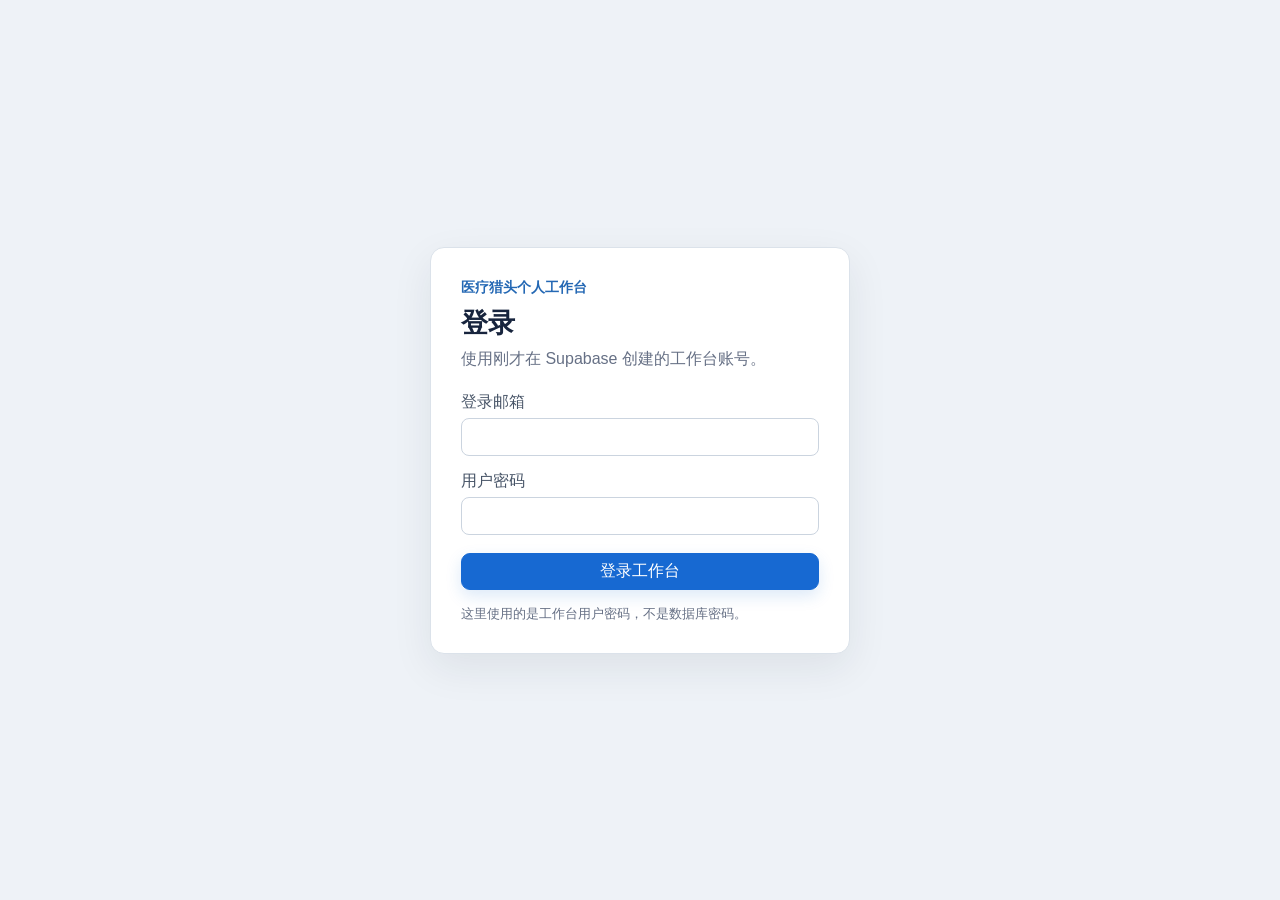
<file: index.html>
<!DOCTYPE html><html lang="zh-CN"><head><meta charSet="utf-8"/><meta name="viewport" content="width=device-width, initial-scale=1"/><link rel="stylesheet" href="/_next/static/chunks/24323vbwz09ju.css" data-precedence="next"/><link rel="preload" as="script" fetchPriority="low" href="/_next/static/chunks/0yd-5857-4ncr.js"/><script src="/_next/static/chunks/3usbd0sef785d.js" async=""></script><script src="/_next/static/chunks/01pjkwbe-hmty.js" async=""></script><script src="/_next/static/chunks/turbopack-16_3rbeu34skd.js" async=""></script><script src="/_next/static/chunks/0mcsrhqsgngb8.js" async="" crossorigin=""></script><script src="/_next/static/chunks/23nntqv2z7snd.js" async="" crossorigin=""></script><title>猎头岗位运营</title><meta name="description" content="丁香人才库 AI 辅助匹配工作台"/><script src="/_next/static/chunks/0cz1d0mv5g_q7.js" noModule=""></script></head><body><div hidden=""><!--$--><!--/$--></div><main class="authScreen"><div class="authCard"><p>正在检查登录状态…</p></div></main><!--$--><!--/$--><script src="/_next/static/chunks/0yd-5857-4ncr.js" id="_R_" async=""></script><script>(self.__next_f=self.__next_f||[]).push([0])</script><script>self.__next_f.push([1,"1:\"$Sreact.fragment\"\n2:I[47007,[\"/_next/static/chunks/0mcsrhqsgngb8.js\"],\"default\"]\n3:I[91507,[\"/_next/static/chunks/0mcsrhqsgngb8.js\"],\"default\"]\n4:I[92218,[\"/_next/static/chunks/0mcsrhqsgngb8.js\"],\"ClientPageRoot\"]\n5:I[31713,[\"/_next/static/chunks/0mcsrhqsgngb8.js\",\"/_next/static/chunks/23nntqv2z7snd.js\"],\"default\"]\n8:I[52628,[\"/_next/static/chunks/0mcsrhqsgngb8.js\"],\"OutletBoundary\"]\n9:\"$Sreact.suspense\"\nb:I[52628,[\"/_next/static/chunks/0mcsrhqsgngb8.js\"],\"ViewportBoundary\"]\nd:I[52628,[\"/_next/static/chunks/0mcsrhqsgngb8.js\"],\"MetadataBoundary\"]\nf:I[98261,[\"/_next/static/chunks/0mcsrhqsgngb8.js\"],\"default\",1]\n:HL[\"/_next/static/chunks/24323vbwz09ju.css\",\"style\"]\n0:{\"P\":null,\"c\":[\"\",\"\"],\"q\":\"\",\"i\":false,\"f\":[[[\"\",{\"children\":[\"__PAGE__\",{},\"$undefined\",\"$undefined\",4608]},\"$undefined\",\"$undefined\",4624],[[\"$\",\"$1\",\"c\",{\"children\":[[[\"$\",\"link\",\"0\",{\"rel\":\"stylesheet\",\"href\":\"/_next/static/chunks/24323vbwz09ju.css\",\"precedence\":\"next\",\"crossOrigin\":\"$undefined\",\"nonce\":\"$undefined\"}],[\"$\",\"script\",\"script-0\",{\"src\":\"/_next/static/chunks/0mcsrhqsgngb8.js\",\"async\":true,\"nonce\":\"$undefined\"}]],[\"$\",\"html\",null,{\"lang\":\"zh-CN\",\"children\":[\"$\",\"body\",null,{\"children\":[\"$\",\"$L2\",null,{\"parallelRouterKey\":\"children\",\"error\":\"$undefined\",\"errorStyles\":\"$undefined\",\"errorScripts\":\"$undefined\",\"template\":[\"$\",\"$L3\",null,{}],\"templateStyles\":\"$undefined\",\"templateScripts\":\"$undefined\",\"notFound\":[[[\"$\",\"title\",null,{\"children\":\"404: This page could not be found.\"}],[\"$\",\"div\",null,{\"style\":{\"fontFamily\":\"system-ui,\\\"Segoe UI\\\",Roboto,Helvetica,Arial,sans-serif,\\\"Apple Color Emoji\\\",\\\"Segoe UI Emoji\\\"\",\"height\":\"100vh\",\"textAlign\":\"center\",\"display\":\"flex\",\"flexDirection\":\"column\",\"alignItems\":\"center\",\"justifyContent\":\"center\"},\"children\":[\"$\",\"div\",null,{\"children\":[[\"$\",\"style\",null,{\"dangerouslySetInnerHTML\":{\"__html\":\"body{color:#000;background:#fff;margin:0}.next-error-h1{border-right:1px solid rgba(0,0,0,.3)}@media (prefers-color-scheme:dark){body{color:#fff;background:#000}.next-error-h1{border-right:1px solid rgba(255,255,255,.3)}}\"}}],[\"$\",\"h1\",null,{\"className\":\"next-error-h1\",\"style\":{\"display\":\"inline-block\",\"margin\":\"0 20px 0 0\",\"padding\":\"0 23px 0 0\",\"fontSize\":24,\"fontWeight\":500,\"verticalAlign\":\"top\",\"lineHeight\":\"49px\"},\"children\":404}],[\"$\",\"div\",null,{\"style\":{\"display\":\"inline-block\"},\"children\":[\"$\",\"h2\",null,{\"style\":{\"fontSize\":14,\"fontWeight\":400,\"lineHeight\":\"49px\",\"margin\":0},\"children\":\"This page could not be found.\"}]}]]}]}]],[]],\"forbidden\":\"$undefined\",\"unauthorized\":\"$undefined\"}]}]}]]}],{\"children\":[[\"$\",\"$1\",\"c\",{\"children\":[[\"$\",\"$L4\",null,{\"Component\":\"$5\",\"serverProvidedParams\":{\"searchParams\":{},\"params\":{},\"promises\":[\"$@6\",\"$@7\"]}}],[[\"$\",\"script\",\"script-0\",{\"src\":\"/_next/static/chunks/23nntqv2z7snd.js\",\"async\":true,\"nonce\":\"$undefined\"}]],[\"$\",\"$L8\",null,{\"children\":[\"$\",\"$9\",null,{\"name\":\"Next.MetadataOutlet\",\"children\":\"$@a\"}]}]]}],{},null,false,null]},null,false,null],[\"$\",\"$1\",\"h\",{\"children\":[null,[\"$\",\"$Lb\",null,{\"children\":\"$Lc\"}],[\"$\",\"div\",null,{\"hidden\":true,\"children\":[\"$\",\"$Ld\",null,{\"children\":[\"$\",\"$9\",null,{\"name\":\"Next.Metadata\",\"children\":\"$Le\"}]}]}],null]}],false]],\"m\":\"$undefined\",\"G\":[\"$f\",[[\"$\",\"link\",\"0\",{\"rel\":\"stylesheet\",\"href\":\"/_next/static/chunks/24323vbwz09ju.css\",\"precedence\":\"next\",\"crossOrigin\":\"$undefined\",\"nonce\":\"$undefined\"}]]],\"S\":true,\"h\":null,\"r\":\"$undefined\",\"s\":\"$undefined\",\"a\":\"$undefined\",\"l\":\"$undefined\",\"p\":\"$undefined\",\"d\":\"$undefined\",\"b\":\"MZ-jSrm5ynFCEUIQnZqL3\"}\n6:{}\n7:\"$0:f:0:1:1:children:0:props:children:0:props:serverProvidedParams:params\"\nc:[[\"$\",\"meta\",\"0\",{\"charSet\":\"utf-8\"}],[\"$\",\"meta\",\"1\",{\"name\":\"viewport\",\"content\":\"width=device-width, initial-scale=1\"}]]\na:null\ne:[[\"$\",\"title\",\"0\",{\"children\":\"猎头岗位运营\"}],[\"$\",\"meta\",\"1\",{\"name\":\"description\",\"content\":\"丁香人才库 AI 辅助匹配工作台\"}]]\n"])</script></body></html>
</file>
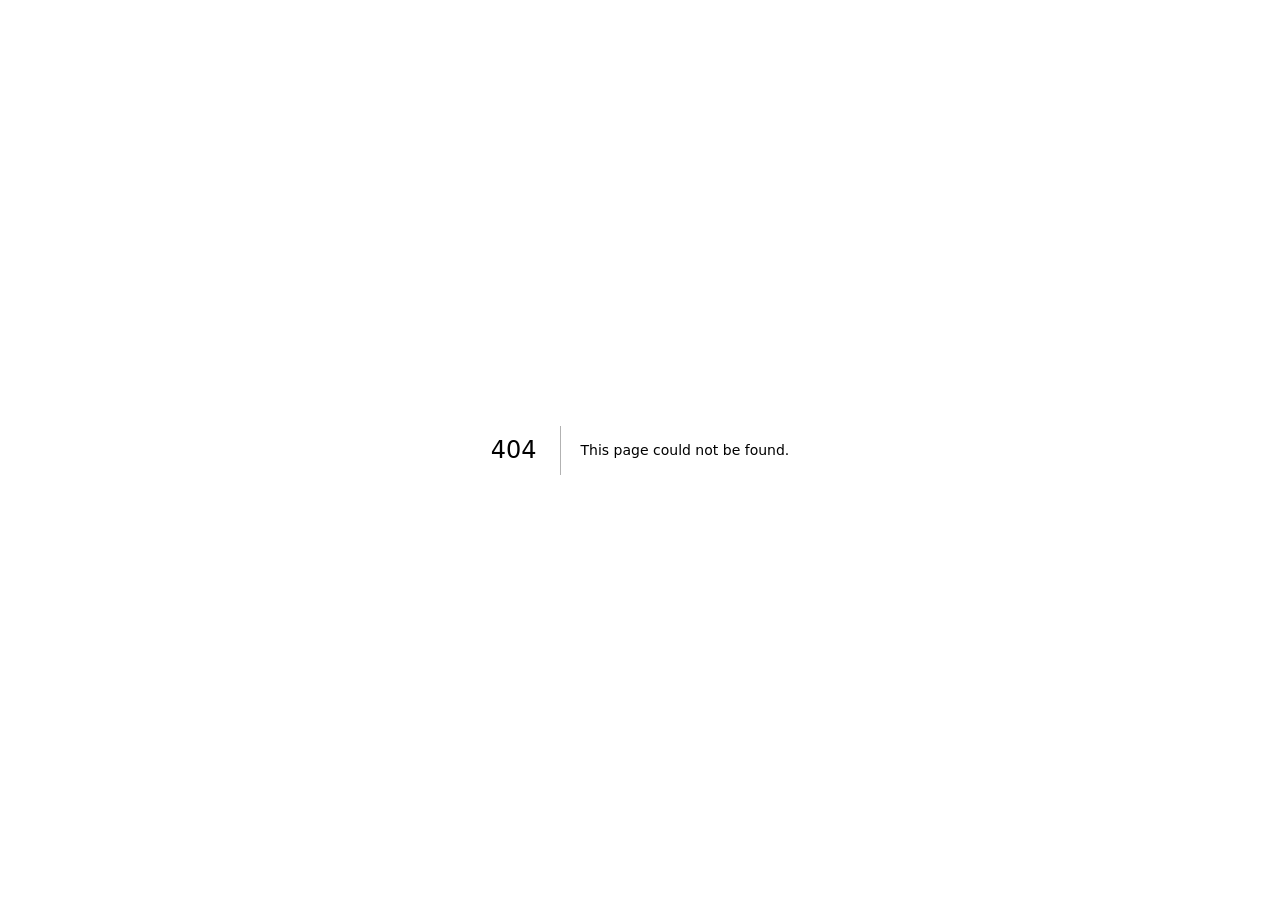
<file: 404/index.html>
<!DOCTYPE html><html lang="zh-CN"><head><meta charSet="utf-8"/><meta name="viewport" content="width=device-width, initial-scale=1"/><link rel="stylesheet" href="/_next/static/chunks/24323vbwz09ju.css" data-precedence="next"/><link rel="preload" as="script" fetchPriority="low" href="/_next/static/chunks/0yd-5857-4ncr.js"/><script src="/_next/static/chunks/3usbd0sef785d.js" async=""></script><script src="/_next/static/chunks/01pjkwbe-hmty.js" async=""></script><script src="/_next/static/chunks/turbopack-16_3rbeu34skd.js" async=""></script><script src="/_next/static/chunks/0mcsrhqsgngb8.js" async="" crossorigin=""></script><meta name="robots" content="noindex"/><title>猎头岗位运营</title><meta name="description" content="丁香人才库 AI 辅助匹配工作台"/><title>404: This page could not be found.</title><script src="/_next/static/chunks/0cz1d0mv5g_q7.js" noModule=""></script></head><body><div hidden=""><!--$--><!--/$--></div><div style="font-family:system-ui,&quot;Segoe UI&quot;,Roboto,Helvetica,Arial,sans-serif,&quot;Apple Color Emoji&quot;,&quot;Segoe UI Emoji&quot;;height:100vh;text-align:center;display:flex;flex-direction:column;align-items:center;justify-content:center"><div><style>body{color:#000;background:#fff;margin:0}.next-error-h1{border-right:1px solid rgba(0,0,0,.3)}@media (prefers-color-scheme:dark){body{color:#fff;background:#000}.next-error-h1{border-right:1px solid rgba(255,255,255,.3)}}</style><h1 class="next-error-h1" style="display:inline-block;margin:0 20px 0 0;padding:0 23px 0 0;font-size:24px;font-weight:500;vertical-align:top;line-height:49px">404</h1><div style="display:inline-block"><h2 style="font-size:14px;font-weight:400;line-height:49px;margin:0">This page could not be found.</h2></div></div></div><!--$--><!--/$--><script src="/_next/static/chunks/0yd-5857-4ncr.js" id="_R_" async=""></script><script>(self.__next_f=self.__next_f||[]).push([0])</script><script>self.__next_f.push([1,"1:\"$Sreact.fragment\"\n2:I[47007,[\"/_next/static/chunks/0mcsrhqsgngb8.js\"],\"default\"]\n3:I[91507,[\"/_next/static/chunks/0mcsrhqsgngb8.js\"],\"default\"]\n4:I[52628,[\"/_next/static/chunks/0mcsrhqsgngb8.js\"],\"OutletBoundary\"]\n5:\"$Sreact.suspense\"\n8:I[52628,[\"/_next/static/chunks/0mcsrhqsgngb8.js\"],\"ViewportBoundary\"]\na:I[52628,[\"/_next/static/chunks/0mcsrhqsgngb8.js\"],\"MetadataBoundary\"]\nc:I[98261,[\"/_next/static/chunks/0mcsrhqsgngb8.js\"],\"default\",1]\n:HL[\"/_next/static/chunks/24323vbwz09ju.css\",\"style\"]\n7:X\n0:{\"P\":null,\"c\":[\"\",\"_not-found\",\"\"],\"q\":\"\",\"i\":false,\"f\":[[[\"\",{\"children\":[\"/_not-found\",{\"children\":[\"__PAGE__\",{},\"$undefined\",\"$undefined\",4608]},\"$undefined\",\"$undefined\",4608]},\"$undefined\",\"$undefined\",4624],[[\"$\",\"$1\",\"c\",{\"children\":[[[\"$\",\"link\",\"0\",{\"rel\":\"stylesheet\",\"href\":\"/_next/static/chunks/24323vbwz09ju.css\",\"precedence\":\"next\",\"crossOrigin\":\"$undefined\",\"nonce\":\"$undefined\"}],[\"$\",\"script\",\"script-0\",{\"src\":\"/_next/static/chunks/0mcsrhqsgngb8.js\",\"async\":true,\"nonce\":\"$undefined\"}]],[\"$\",\"html\",null,{\"lang\":\"zh-CN\",\"children\":[\"$\",\"body\",null,{\"children\":[\"$\",\"$L2\",null,{\"parallelRouterKey\":\"children\",\"error\":\"$undefined\",\"errorStyles\":\"$undefined\",\"errorScripts\":\"$undefined\",\"template\":[\"$\",\"$L3\",null,{}],\"templateStyles\":\"$undefined\",\"templateScripts\":\"$undefined\",\"notFound\":[[[\"$\",\"title\",null,{\"children\":\"404: This page could not be found.\"}],[\"$\",\"div\",null,{\"style\":{\"fontFamily\":\"system-ui,\\\"Segoe UI\\\",Roboto,Helvetica,Arial,sans-serif,\\\"Apple Color Emoji\\\",\\\"Segoe UI Emoji\\\"\",\"height\":\"100vh\",\"textAlign\":\"center\",\"display\":\"flex\",\"flexDirection\":\"column\",\"alignItems\":\"center\",\"justifyContent\":\"center\"},\"children\":[\"$\",\"div\",null,{\"children\":[[\"$\",\"style\",null,{\"dangerouslySetInnerHTML\":{\"__html\":\"body{color:#000;background:#fff;margin:0}.next-error-h1{border-right:1px solid rgba(0,0,0,.3)}@media (prefers-color-scheme:dark){body{color:#fff;background:#000}.next-error-h1{border-right:1px solid rgba(255,255,255,.3)}}\"}}],[\"$\",\"h1\",null,{\"className\":\"next-error-h1\",\"style\":{\"display\":\"inline-block\",\"margin\":\"0 20px 0 0\",\"padding\":\"0 23px 0 0\",\"fontSize\":24,\"fontWeight\":500,\"verticalAlign\":\"top\",\"lineHeight\":\"49px\"},\"children\":404}],[\"$\",\"div\",null,{\"style\":{\"display\":\"inline-block\"},\"children\":[\"$\",\"h2\",null,{\"style\":{\"fontSize\":14,\"fontWeight\":400,\"lineHeight\":\"49px\",\"margin\":0},\"children\":\"This page could not be found.\"}]}]]}]}]],[]],\"forbidden\":\"$undefined\",\"unauthorized\":\"$undefined\"}]}]}]]}],{\"children\":[[\"$\",\"$1\",\"c\",{\"children\":[null,[\"$\",\"$L2\",null,{\"parallelRouterKey\":\"children\",\"error\":\"$undefined\",\"errorStyles\":\"$undefined\",\"errorScripts\":\"$undefined\",\"template\":[\"$\",\"$L3\",null,{}],\"templateStyles\":\"$undefined\",\"templateScripts\":\"$undefined\",\"notFound\":\"$undefined\",\"forbidden\":\"$undefined\",\"unauthorized\":\"$undefined\"}]]}],{\"children\":[[\"$\",\"$1\",\"c\",{\"children\":[[[\"$\",\"title\",null,{\"children\":\"404: This page could not be found.\"}],[\"$\",\"div\",null,{\"style\":\"$0:f:0:1:0:props:children:1:props:children:props:children:props:notFound:0:1:props:style\",\"children\":[\"$\",\"div\",null,{\"children\":[[\"$\",\"style\",null,{\"dangerouslySetInnerHTML\":{\"__html\":\"body{color:#000;background:#fff;margin:0}.next-error-h1{border-right:1px solid rgba(0,0,0,.3)}@media (prefers-color-scheme:dark){body{color:#fff;background:#000}.next-error-h1{border-right:1px solid rgba(255,255,255,.3)}}\"}}],[\"$\",\"h1\",null,{\"className\":\"next-error-h1\",\"style\":\"$0:f:0:1:0:props:children:1:props:children:props:children:props:notFound:0:1:props:children:props:children:1:props:style\",\"children\":404}],[\"$\",\"div\",null,{\"style\":\"$0:f:0:1:0:props:children:1:props:children:props:children:props:notFound:0:1:props:children:props:children:2:props:style\",\"children\":[\"$\",\"h2\",null,{\"style\":\"$0:f:0:1:0:props:children:1:props:children:props:children:props:notFound:0:1:props:children:props:children:2:props:children:props:style\",\"children\":\"This page could not be found.\"}]}]]}]}]],null,[\"$\",\"$L4\",null,{\"children\":[\"$\",\"$5\",null,{\"name\":\"Next.MetadataOutlet\",\"children\":\"$@6\"}]}]]}],{},null,false,null]},null,false,\"$7\"]},null,false,null],[\"$\",\"$1\",\"h\",{\"children\":[[\"$\",\"meta\",null,{\"name\":\"robots\",\"content\":\"noindex\"}],[\"$\",\"$L8\",null,{\"children\":\"$L9\"}],[\"$\",\"div\",null,{\"hidden\":true,\"children\":[\"$\",\"$La\",null,{\"children\":[\"$\",\"$5\",null,{\"name\":\"Next.Metadata\",\"children\":\"$Lb\"}]}]}],null]}],false]],\"m\":\"$undefined\",\"G\":[\"$c\",[[\"$\",\"link\",\"0\",{\"rel\":\"stylesheet\",\"href\":\"/_next/static/chunks/24323vbwz09ju.css\",\"precedence\":\"next\",\"crossOrigin\":\"$undefined\",\"nonce\":\"$undefined\"}]]],\"S\":true,\"h\":null,\"r\":\"$undefined\",\"s\":\"$undefined\",\"a\":\"$undefined\",\"l\":\"$undefined\",\"p\":\"$undefined\",\"d\":\"$undefined\",\"b\":\"MZ-jSrm5ynFCEUIQnZqL3\"}\n7:C\n9:[[\"$\",\"meta\",\"0\",{\"charSet\":\"utf-8\"}],[\"$\",\"meta\",\"1\",{\"name\":\"viewport\",\"content\":\"width=device-width, initial-scale=1\"}]]\n6:null\nb:[[\"$\",\"title\",\"0\",{\"children\":\"猎头岗位运营\"}],[\"$\",\"meta\",\"1\",{\"name\":\"description\",\"content\":\"丁香人才库 AI 辅助匹配工作台\"}]]\n"])</script></body></html>
</file>
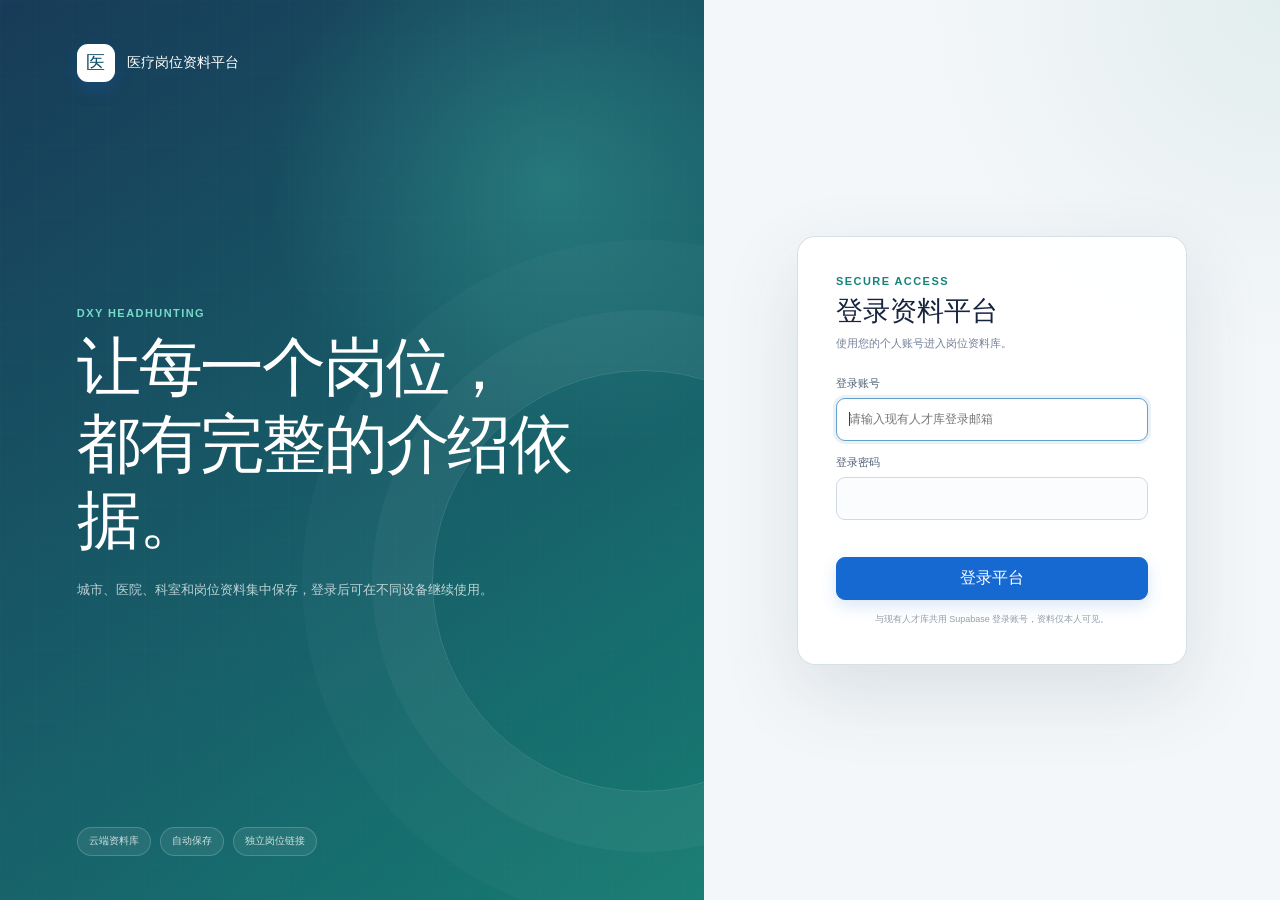
<file: job-materials/index.html>
<!doctype html>
<html lang="zh-CN">
  <head>
    <meta charset="UTF-8">
    <meta name="viewport" content="width=device-width, initial-scale=1.0">
    <meta name="description" content="医疗猎头岗位资料管理平台">
    <title>医疗岗位资料平台</title>
    <link rel="stylesheet" href="./styles.css?v=12">
  </head>
  <body>
    <div class="app-shell">
      <header class="app-header">
        <button class="mobile-menu" id="mobile-menu" type="button" aria-label="打开导航">☰</button>
        <button class="brand" type="button" data-route="jobs" aria-label="返回岗位资料库">
          <span class="brand-mark">医</span>
          <span class="brand-copy">
            <strong>医疗岗位资料平台</strong>
            <small>丁香园猎头工作资料库</small>
          </span>
        </button>
        <div class="header-profile">
          <span class="cloud-sync connecting" id="cloud-sync-status"><i></i><span>正在连接云端</span></span>
          <span class="header-profile-copy">
            <strong id="header-consultant-name">汤梦竹</strong>
            <small>丁香园猎头顾问</small>
          </span>
          <span class="profile-avatar">汤</span>
          <button class="logout-button" type="button" data-action="logout">退出</button>
        </div>
      </header>

      <div class="app-body">
        <aside class="app-sidebar" id="app-sidebar">
          <nav aria-label="主导航">
            <p class="nav-label">资料管理</p>
            <button class="nav-entry active" type="button" data-route="jobs">
              <span class="nav-icon">▣</span><span>岗位资料</span>
            </button>
            <button class="nav-entry" type="button" data-route="cities">
              <span class="nav-icon">◎</span><span>城市资料</span>
            </button>
            <button class="nav-entry" type="button" data-route="organizations">
              <span class="nav-icon">＋</span><span>医院科室</span>
            </button>
            <p class="nav-label nav-label-spaced">系统</p>
            <button class="nav-entry" type="button" data-route="settings">
              <span class="nav-icon">⚙</span><span>个人设置</span>
            </button>
          </nav>

          <div class="sidebar-note">
            <span>个人资料库</span>
            <p>有什么记录什么，没有的信息可以随时补充。</p>
          </div>
        </aside>

        <main class="app-main" id="app-main" tabindex="-1"></main>
      </div>
    </div>

    <div class="toast-region" id="toast-region" aria-live="polite"></div>
    <script src="./vendor/supabase.min.js?v=2.49.4"></script>
    <script src="./config.js?v=1"></script>
    <script src="./cloud.js?v=4"></script>
    <script src="./app.js?v=19"></script>
  </body>
</html>
</file>
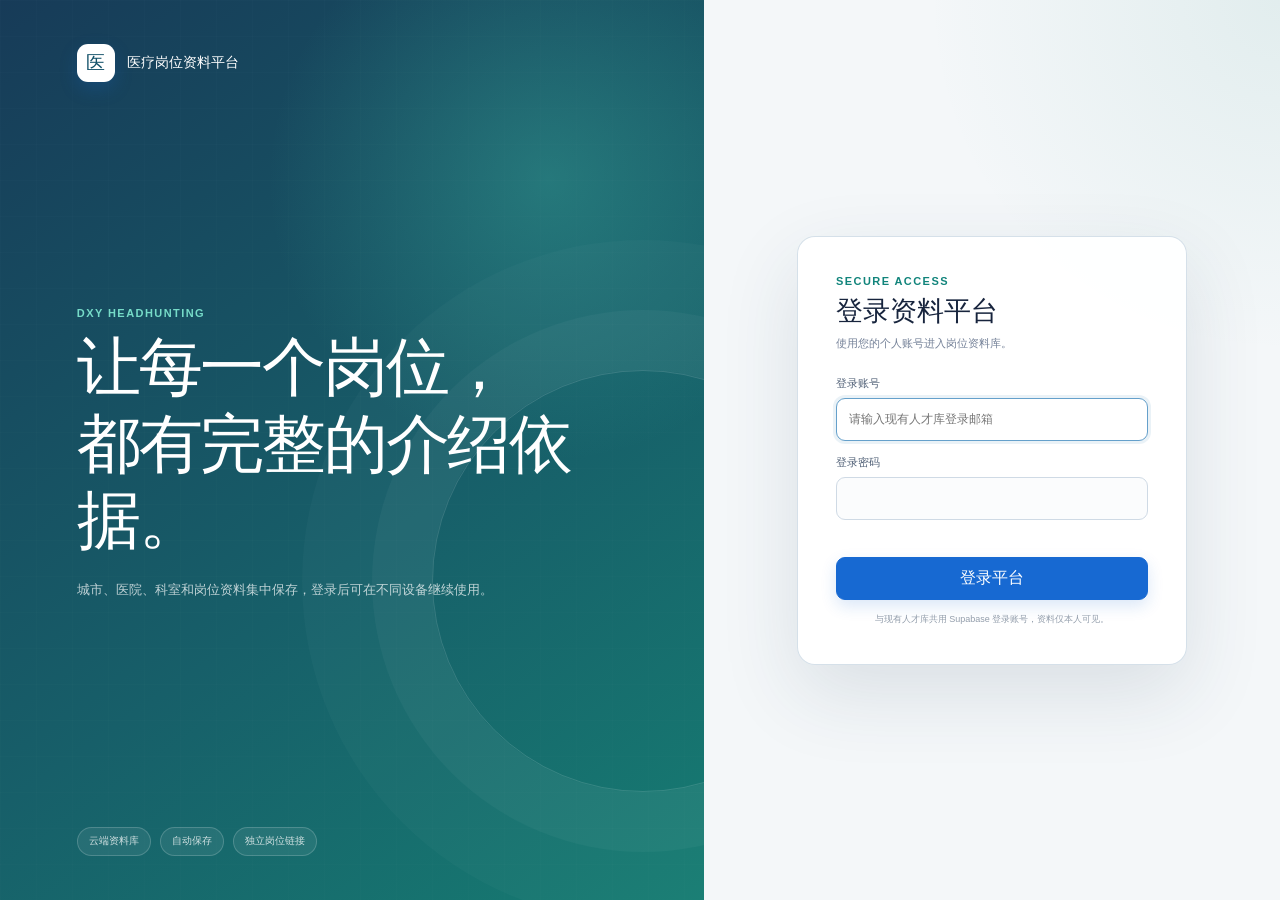
<file: job-materials/login.html>
<!doctype html>
<html lang="zh-CN">
  <head>
    <meta charset="UTF-8">
    <meta name="viewport" content="width=device-width, initial-scale=1.0">
    <meta name="description" content="医疗岗位资料平台登录">
    <title>登录｜医疗岗位资料平台</title>
    <link rel="stylesheet" href="./styles.css?v=11">
  </head>
  <body class="login-page">
    <main class="login-shell">
      <section class="login-story" aria-label="平台介绍">
        <div class="login-brand"><span class="brand-mark">医</span><strong>医疗岗位资料平台</strong></div>
        <div class="login-story-copy">
          <p class="eyebrow">DXY HEADHUNTING</p>
          <h1>让每一个岗位，<br>都有完整的介绍依据。</h1>
          <p>城市、医院、科室和岗位资料集中保存，登录后可在不同设备继续使用。</p>
        </div>
        <div class="login-feature-row">
          <span>云端资料库</span><span>自动保存</span><span>独立岗位链接</span>
        </div>
      </section>

      <section class="login-panel">
        <form class="login-card" id="login-form">
          <p class="eyebrow">SECURE ACCESS</p>
          <h2>登录资料平台</h2>
          <p class="login-intro">使用您的个人账号进入岗位资料库。</p>

          <label class="login-field">
            <span>登录账号</span>
            <input id="login-username" name="username" type="email" autocomplete="username" placeholder="请输入现有人才库登录邮箱" required autofocus>
          </label>
          <label class="login-field">
            <span>登录密码</span>
            <input name="password" type="password" autocomplete="current-password" required>
          </label>
          <p class="login-error" id="login-error" role="alert"></p>
          <button class="primary-button login-submit" type="submit">登录平台</button>
          <p class="login-security">与现有人才库共用 Supabase 登录账号，资料仅本人可见。</p>
        </form>
      </section>
    </main>
    <script src="./vendor/supabase.min.js?v=2.49.4"></script>
    <script src="./config.js?v=1"></script>
    <script src="./cloud.js?v=1"></script>
    <script src="./login.js?v=9"></script>
  </body>
</html>
</file>
<file: _next/static/chunks/24323vbwz09ju.css>
:root{--lightningcss-light:initial;--lightningcss-dark: ;color-scheme:light;color:#172033;background:#f4f6f9;font-family:Inter,ui-sans-serif,-apple-system,BlinkMacSystemFont,Segoe UI,PingFang SC,Microsoft YaHei,sans-serif}*{box-sizing:border-box}body{margin:0}button,input,textarea,select{font:inherit}.authScreen{background:#eef2f7;place-items:center;min-height:100vh;padding:24px;display:grid}.authCard{background:#fff;border:1px solid #dbe2ea;border-radius:14px;width:min(420px,100%);padding:30px;box-shadow:0 14px 40px #1f2a3714}.authCard h1{margin:8px 0;font-size:27px}.authCard>p{color:#667085;margin:0 0 22px}.authCard label{color:#475467;margin-top:15px;display:block}.authCard small{color:#667085;margin-top:15px;display:block}.authEyebrow{color:#2468b4;font-size:14px;font-weight:600}.authSubmit{width:100%;margin-top:18px}.authSubmit:disabled{opacity:.65;cursor:wait}.authError{color:#9c2e35;background:#fde7e7;border-radius:8px;margin-top:14px;padding:10px 12px}.sessionBar{color:#fff;background:#172033;justify-content:flex-end;align-items:center;gap:12px;height:34px;padding:0 28px;font-size:12px;display:flex}.sessionBar button{color:#fff;background:0 0;border-color:#667085;min-height:25px;padding:2px 9px;font-size:12px}.topbar{background:#fff;border-bottom:1px solid #e3e7ed;justify-content:space-between;align-items:center;height:62px;padding:0 28px;display:flex}.topbar div{align-items:center;gap:14px;display:flex}.topbar span,.heading p{color:#667085}.cloud,.sortHint{font-size:13px}.content{max-width:1320px;margin:0 auto;padding:28px}.loadingCard{color:#667085;background:#fff;border:1px solid #dde3eb;border-radius:11px;padding:24px}.heading{justify-content:space-between;align-items:center;gap:16px;margin-bottom:18px;display:flex}.heading h1{margin:0 0 5px;font-size:24px;font-weight:600}.heading p{margin:0}button{color:#172033;cursor:pointer;background:#fff;border:1px solid #cbd4df;border-radius:8px;min-height:36px;padding:7px 13px}button:hover{background:#f0f4f8}.primary{color:#fff!important;background:#2468b4!important;border-color:#2468b4!important}.back{color:#175da8;background:0 0;border:0;margin-bottom:15px;padding-left:0}.formCard,.requirements,.tableWrap,.hospitalGroup,.reviewCandidateCard,.reviewRequirements{background:#fff;border:1px solid #dde3eb;border-radius:11px}.hospitalList{gap:16px;display:grid}.hospitalGroup{overflow:hidden}.hospitalHeading{margin:0}.hospitalHead{text-align:left;background:#f7f9fc;border:0;border-radius:0;justify-content:space-between;align-items:center;gap:16px;width:100%;padding:13px 18px;display:flex}.hospitalHead[aria-expanded=true]{border-bottom:1px solid #e7ebf0}.jobRow{border-bottom:1px solid #e7ebf0;justify-content:space-between;align-items:center;gap:16px;padding:16px 18px;display:flex}.jobRow:last-child{border-bottom:0}.jobRow h3,.requirements h2,.parsed h2{margin:0 0 8px;font-size:16px;font-weight:600}.jobRowActions{justify-content:flex-end;align-items:center;gap:9px;display:flex}.materialButton{background:#f1f7fd;border-color:#9ec2e8;font-weight:600}.materialButton:hover{background:#e5f1fc}.meta{color:#667085;flex-wrap:wrap;align-items:center;gap:12px;font-size:14px;display:flex}.badge,.priority{color:#175da8;background:#e9f2ff;border-radius:999px;padding:3px 9px;display:inline-flex}.priority-高{color:#9c2e35;background:#fde7e7}.priority-中{color:#765300;background:#fff2c7}.priority-低{color:#475467;background:#edf1f5}.priorityControl{color:#667085;align-items:center;gap:6px;display:inline-flex}.priorityControl select{width:auto;min-width:68px;margin:0;padding:4px 28px 4px 8px}.detailPriority{color:#667085;min-width:130px}.detailPriority select{margin-top:5px}.detailActions{align-items:flex-end;gap:12px;display:flex}.detailActions button:disabled{opacity:.65;cursor:wait}.trialScreeningNotice{background:#eef6ff;border:1px solid #bcd4ef;border-radius:10px;margin:-4px 0 14px;padding:13px 15px}.trialScreeningNotice strong{color:#175da8;display:block}.trialScreeningNotice p{color:#475467;margin:4px 0 0}.trialScreeningNotice small{color:#667085;margin-top:7px;display:block}.trialScreeningNotice-error{background:#fff8f8;border-color:#f0c7c9}.trialScreeningNotice-error strong{color:#9c2e35}.formCard{padding:20px}.formGrid{grid-template-columns:1fr 1fr;gap:16px;display:grid}.formGrid label{color:#667085}.full{grid-column:1/-1}input,textarea,select{color:#172033;background:#fff;border:1px solid #cbd4df;border-radius:8px;width:100%;margin-top:5px;padding:9px 10px}textarea{resize:vertical;min-height:110px}.formActions{color:#667085;justify-content:space-between;align-items:center;gap:15px;margin-top:18px;display:flex}.parsed{border-top:1px solid #e7ebf0;margin-top:20px;padding-top:18px}.rule{border-bottom:1px solid #edf0f4;grid-template-columns:78px 90px 1fr auto;align-items:center;gap:10px;padding:8px 0;display:grid}.rule input,.rule select{margin:0}.kindSelect{min-width:105px}.versionEditor{margin-top:18px}.syncPathGrid{grid-template-columns:1.35fr 1fr;gap:14px;margin-top:14px;display:grid}.syncPathCard{background:#f8fafc;border:1px solid #dbe3ed;border-radius:11px;flex-direction:column;align-items:flex-start;min-width:0;padding:17px;display:flex}.syncPathCardPrimary{background:#f2f7fd;border-color:#aac9eb}.syncPathCard h3{margin:10px 0 5px;font-size:16px}.syncPathCard p{color:#475467;flex:1;margin:0 0 14px;font-size:13px}.syncPathCard small{margin-top:9px;display:block}.fileInputButton{cursor:pointer;background:#fff;border:1px solid #cbd4df;border-radius:8px;align-items:center;min-height:36px;padding:7px 13px;font-weight:600;display:inline-flex}.fileInputButton input{display:none}.addRule{margin-top:12px}.versionNotice{color:#175da8;background:#e9f2ff;border-radius:8px;margin-top:18px;padding:11px 13px}.kind{color:#475467;background:#edf1f5;border-radius:6px;width:max-content;padding:3px 7px;font-size:12px;display:inline-flex}.kind-硬性{color:#9c2e35;background:#fde7e7}.kind-优先{color:#765300;background:#fff2c7}.kind-政策{color:#175da8;background:#e9f2ff}.notice{background:#f0f4f8;border-radius:8px;margin-top:14px;padding:11px 13px}.requirements{padding:18px}.requirementsTitle{justify-content:space-between;align-items:center;gap:12px;display:flex}.requirementsTitle h2{margin:0}.requirementGrid{grid-template-columns:repeat(auto-fit,minmax(190px,1fr));gap:15px;margin-top:14px;display:grid}.requirementGrid strong{margin:8px 0 4px;display:block}.requirementGrid p,.requirements details p{color:#475467;margin:0}.requirements details{border-top:1px solid #e7ebf0;margin-top:16px;padding-top:14px}.versionHistory{border-top:1px solid #dfe5ec;margin-top:18px;padding-top:16px}.versionHistory h3{margin:0 0 10px;font-size:15px}.versionHistory>details{margin:0;padding:12px 0}.versionHistory summary{cursor:pointer;grid-template-columns:56px 1fr auto;align-items:center;gap:12px;display:grid}.versionHistory summary span{color:#475467}.versionHistory time{color:#667085;font-size:12px}.versionBody{padding:12px 0 0 68px}.versionBody p{margin:0 0 9px!important}.versionRules{color:#475467;gap:6px;font-size:13px;display:grid}.reviewBanner{background:#eef6ff;border:1px solid #bcd4ef;border-radius:10px;justify-content:space-between;align-items:center;gap:14px;margin-top:14px;padding:14px 16px;display:flex}.reviewBanner p{color:#667085;margin:4px 0 0;font-size:13px}.reviewCandidateCard{justify-content:space-between;align-items:center;gap:16px;padding:17px 18px;display:flex}.reviewCandidateCard h2{margin:0 0 7px;font-size:18px}.reviewCandidateCard p{color:#475467;margin:3px 0}.buttonLink{color:#175da8;white-space:nowrap;border:1px solid #cbd4df;border-radius:8px;align-items:center;min-height:36px;padding:7px 13px;text-decoration:none;display:inline-flex}.muted{color:#667085}.candidateIdentity,.ageTitleCell{justify-items:start;gap:6px;display:grid}.candidateNameLine{flex-wrap:wrap;align-items:center;gap:8px;display:flex}.contactBadge{color:#137a4a;white-space:nowrap;background:#e7f7ef;border-radius:999px;align-items:center;min-height:20px;padding:2px 7px;font-size:11px;font-weight:700;line-height:1.2;display:inline-flex}.candidateNamePlain{font-weight:600}.candidateNameButton{color:#175da8;text-align:left;background:0 0;border:0;border-radius:3px;min-height:32px;padding:4px 0;font-weight:600}.candidateNameButton:hover{color:#0e4b8a;background:0 0;text-decoration:underline}.candidateNameButton:focus-visible{outline-offset:3px;outline:3px solid #2468b43d}.reviewCandidateName{font-size:inherit}.candidateOrigin{color:#667085;font-size:12px}.ageMissing{color:#765300;background:#fff2c7;border-radius:999px;width:max-content;margin-right:7px;padding:2px 7px;font-size:12px;display:inline-flex}.screeningSummary{white-space:nowrap}.screeningSummary strong{color:#176b41}.dataGuide{color:#475467;background:#eef6ff;border-radius:8px;margin:0 0 12px;padding:10px 12px;font-size:13px}.profileEvidence{color:#475467;background:#f8fafc;border:1px solid #dbe5ef;border-radius:10px;margin-top:14px;padding:14px 16px}.profileEvidence p{margin:0}.profileEvidence details{margin-top:9px}.profileEvidence summary{color:#175da8;cursor:pointer}.profileEvidence details p{margin-top:8px}.reviewRequirements{grid-template-columns:repeat(auto-fit,minmax(210px,1fr));gap:14px;margin-top:14px;padding:18px;display:grid}.reviewRequirements h2{grid-column:1/-1;margin:0;font-size:16px}.reviewRequirements strong{margin:7px 0 3px;display:block}.reviewRequirements p{color:#475467;margin:0}.reviewForm{margin-top:14px}.reviewForm label{color:#667085;margin-bottom:16px;display:block}.reviewSafety{color:#475467;background:#f0f4f8;border-radius:8px;padding:11px 13px;font-size:13px}.judgmentCell{justify-items:start;gap:7px;min-width:135px;display:grid}.judgmentCell small{color:#667085}.judgmentCell button{color:#175da8;min-height:30px;padding:4px 9px}.tabs{gap:8px;margin:18px 0 9px;display:flex}.tabs .active{color:#fff;background:#172033;border-color:#172033}.sortHint{color:#667085;margin:0 0 9px}.tableWrap{overflow-x:auto}table{border-collapse:collapse;width:100%;min-width:1300px}th,td{text-align:left;vertical-align:top;border-bottom:1px solid #e7ebf0;padding:12px 10px}th{color:#667085;background:#fafbfc;font-size:13px;font-weight:600}tbody tr:last-child td{border-bottom:0}td a{color:#175da8;font-weight:600;text-decoration:none}.grade{white-space:nowrap;border-radius:6px;padding:4px 7px;display:inline-flex}.grade-B{color:#765300;background:#fff2c7}.grade-D{color:#9c2e35;background:#fde7e7}.grade-A{color:#176b41;background:#e5f5ec}.grade-U{color:#475467;background:#edf1f5}.empty{text-align:center;color:#667085;padding:28px}.noteEditor{min-width:170px}.noteEditor>span{white-space:nowrap;text-overflow:ellipsis;color:#667085;max-width:190px;display:block;overflow:hidden}.noteEditor>button,.notePanel button{margin-top:6px}.notePanel{margin-top:8px}.notePanel textarea{min-height:72px}.notePanel p{border-top:1px solid #e7ebf0;padding-top:8px}.privateContactOverlay{z-index:1000;-webkit-backdrop-filter:blur(2px);backdrop-filter:blur(2px);background:#0f172a75;justify-content:flex-end;display:flex;position:fixed;inset:0}.privateContactPanel{background:#f7f9fc;width:min(560px,100%);height:100dvh;overflow-y:auto;box-shadow:-18px 0 48px #0f172a2e}.privateContactHeader{z-index:1;background:#fffffff7;border-bottom:1px solid #dfe5ec;justify-content:space-between;align-items:flex-start;gap:18px;padding:24px 24px 20px;display:flex;position:sticky;top:0}.privateContactHeader span{color:#2468b4;font-size:13px;font-weight:600}.privateContactHeader h2{margin:5px 0 4px;font-size:24px}.privateContactHeader p{color:#667085;margin:0}.privateContactClose{color:#475467;background:#eef2f7;border:0;min-width:38px;padding:2px 10px;font-size:25px;line-height:1}.privateContactPrivacy{color:#475467;background:#eef6ff;border:1px solid #cfe0f2;border-radius:9px;margin:16px 20px 0;padding:10px 12px;font-size:13px}.privateContactState{color:#667085;text-align:center;background:#fff;border:1px solid #dfe5ec;border-radius:11px;align-content:center;place-items:center;gap:10px;min-height:180px;margin:16px 20px;padding:28px;display:grid}.privateContactState p{margin:0}.privateContactSpinner{border:3px solid #dce8f5;border-top-color:#2468b4;border-radius:50%;width:28px;height:28px;animation:.8s linear infinite private-contact-spin}@keyframes private-contact-spin{to{transform:rotate(360deg)}}.privateContactError{color:#8d2f35;background:#fff8f8;border-color:#f0c7c9}.privateContactBody{gap:16px;padding:16px 20px 28px;display:grid}.privateContactBody section{background:#fff;border:1px solid #dfe5ec;border-radius:11px;padding:18px}.privateContactBody>.privateContactState{margin:0}.candidateProfileHeading{justify-content:space-between;align-items:flex-start;gap:14px;display:flex}.candidateProfileHeading h3{margin:0;font-size:16px}.candidateProfileHeading p{color:#667085;margin:4px 0 0;font-size:12px}.candidateProfileEditButton{color:#175da8;flex:none;min-height:32px;padding:4px 9px}.candidateProfileAnnouncement:empty{display:none}.candidateProfileAnnouncement{color:#176b41;background:#e9f6ef;border-radius:8px;margin-top:12px;padding:9px 11px;font-size:13px}.candidateProfileLoadState,.candidateProfileEmpty{color:#667085;text-align:center;background:#f7f9fc;border-radius:9px;margin-top:13px;padding:14px}.candidateProfileLoadState p,.candidateProfileEmpty p{margin:4px 0}.candidateProfileError{color:#8d2f35;background:#fff8f8;border:1px solid #f0c7c9}.candidateProfileError button{margin-top:9px}.candidateProfileFacts{margin:13px 0 0}.candidateProfileFact{border-bottom:1px solid #edf0f4;grid-template-columns:116px minmax(0,1fr);gap:12px;padding:10px 0;display:grid}.candidateProfileFact:last-child{border-bottom:0}.candidateProfileFact dt{color:#667085;font-size:13px}.candidateProfileFact dd{overflow-wrap:anywhere;min-width:0;margin:0}.candidateProfileFact dd strong,.candidateProfileFact dd small,.candidateProfileConflictText{display:block}.candidateProfileFact dd small{color:#667085;margin-top:4px;font-size:12px;font-weight:400}.candidateProfileConflictText{color:#9c5b16;margin-top:6px;font-size:12px}.candidateProfileMoreFacts{border-top:1px solid #edf0f4;margin-top:10px;padding-top:11px}.candidateProfileMoreFacts>summary,.candidateProfileHistory>summary{color:#175da8;cursor:pointer}.candidateProfileUpdatedAt{color:#667085;margin:11px 0 0;font-size:12px}.candidateProfileConflict{color:#7a5418;background:#fff9ed;border:1px solid #efd5a6;border-radius:8px;margin-top:12px;padding:10px 11px;font-size:13px}.candidateProfileForm{margin-top:14px}.candidateProfileFormNotice{color:#475467;background:#eef6ff;border-radius:8px;padding:10px 11px;font-size:13px}.candidateProfileFormError{color:#9c2e35;background:#fde7e7;border-radius:8px;margin-top:10px;padding:10px 11px;font-size:13px}.candidateProfileForm fieldset{border:0;min-width:0;margin:15px 0 0;padding:0}.candidateProfileForm legend{padding:0;font-size:14px;font-weight:600}.candidateProfileFieldHelp{color:#667085;margin:5px 0 10px;font-size:12px}.candidateProfileContactFieldset{background:#f7fbff;border-radius:9px;border:1px solid #cfe0f2!important;padding:12px!important}.candidateProfileContactFieldset legend{color:#175da8;padding:0 4px}.candidateProfileContactPaste{display:block}.candidateProfileContactPaste>span,.candidateProfileContactGrid label>span{color:#667085;font-size:12px;display:block}.candidateProfileContactPaste textarea{min-height:76px}.candidateProfileContactParseActions{color:#667085;flex-wrap:wrap;align-items:center;gap:8px;margin-top:8px;font-size:12px;display:flex}.candidateProfileContactParseActions button{color:#175da8;min-height:30px;padding:4px 9px}.candidateProfileContactParseActions span[role=status]{color:#176b41}.candidateProfileContactGrid{grid-template-columns:1fr 1fr;gap:10px;margin-top:11px;display:grid}.candidateProfileContactWide{grid-column:1/-1}.candidateProfileContactPrivacy{color:#667085;margin:10px 0 0;font-size:11px}.candidateProfileChangeList{gap:10px;display:grid}.candidateProfileNoChanges{color:#667085;text-align:center;background:#f7f9fc;border-radius:8px;padding:13px}.candidateProfileChangeRow{background:#fafbfc;border:1px solid #dfe5ec;border-radius:9px;grid-template-columns:1fr 1.2fr;gap:9px 10px;padding:12px;display:grid;position:relative}.candidateProfileChangeRow label>span,.candidateProfileSourceGrid label>span{color:#667085;font-size:12px;display:block}.candidateProfileChangeRow input,.candidateProfileChangeRow select,.candidateProfileChangeRow textarea,.candidateProfileSourceGrid input,.candidateProfileSourceGrid select,.candidateProfileSourceGrid textarea{margin-top:4px}.candidateProfileChangeRow textarea{min-height:74px}.candidateProfileUnknownToggle{grid-column:1/-1;align-items:flex-start;gap:7px;display:flex}.candidateProfileUnknownToggle input{width:auto;margin:2px 0 0}.candidateProfileUnknownToggle span{color:#475467!important}.candidateProfileCurrentValue,.candidateProfileFieldHint{color:#667085;grid-column:1/-1;margin:0;font-size:12px}.candidateProfileDeleteChange{color:#9c2e35;grid-column:2;justify-self:end;min-height:30px;padding:3px 8px}.candidateProfileAddChange{color:#175da8;width:100%;margin-top:9px}.candidateProfileSourceDetails{border-top:1px solid #e7ebf0;margin-top:13px;padding:11px 0 0}.candidateProfileSourceDetails>summary{color:#175da8;cursor:pointer;font-size:13px}.candidateProfileSourceDetails>summary small{color:#667085;margin-top:4px;font-size:11px;font-weight:400;display:block}.candidateProfileSourceFieldset{border-top:0!important;padding-top:14px!important}.candidateProfileSourceGrid{grid-template-columns:1fr 1fr;gap:11px;margin-top:9px;display:grid}.candidateProfileSourceWide{grid-column:1/-1}.candidateProfileSourceGrid small{color:#667085;margin-top:4px;font-size:11px;display:block}.candidateProfileSourceGrid textarea{min-height:96px}.candidateProfileVerificationHint{color:#667085;margin:10px 0 0;font-size:12px}.candidateProfileFormActions{z-index:1;padding:12px 18px max(12px, env(safe-area-inset-bottom));background:#fffffff7;border-top:1px solid #dfe5ec;justify-content:space-between;gap:10px;margin:16px -18px -18px;display:flex;position:sticky;bottom:0}.candidateProfileFormActions button{flex:1}.candidateProfileHistory{border-top:1px solid #e7ebf0;margin-top:14px;padding-top:12px}.candidateProfileHistoryBody{margin-top:10px}.candidateProfileHistoryBody>p{color:#667085}.candidateProfileHistoryLimit{margin:0 0 9px;font-size:12px}.candidateProfileHistoryError{color:#9c2e35;background:#fff8f8;border-radius:8px;padding:10px}.candidateProfileHistoryError p{margin:0 0 7px}.candidateProfileHistoryList{gap:9px;display:grid}.candidateProfileHistoryItem{background:#fafbfc;border:1px solid #e3e7ed;border-radius:8px;padding:11px}.candidateProfileHistoryHead{justify-content:space-between;gap:10px;display:flex}.candidateProfileHistoryHead time{color:#667085;font-size:11px}.candidateProfileHistoryItem>p{color:#475467;margin:7px 0;font-size:13px}.candidateProfileHistoryItem details{margin-top:7px}.candidateProfileHistoryItem summary{color:#175da8;cursor:pointer;font-size:12px}.candidateProfileHistoryEvidence{margin:8px 0 0}.candidateProfileHistoryEvidence>div{border-top:1px solid #e7ebf0;padding:7px 0}.candidateProfileHistoryEvidence dt{color:#667085;font-size:11px}.candidateProfileHistoryEvidence dd{overflow-wrap:anywhere;margin:3px 0 0;font-size:12px}.candidateProfileEvidenceText{white-space:pre-wrap}.privateContactSectionTitle{justify-content:space-between;align-items:center;gap:12px;margin-bottom:13px;display:flex}.privateContactSectionTitle h3{margin:0;font-size:16px}.privateContactSectionTitle span{color:#765300;background:#fff2c7;border-radius:999px;padding:3px 9px;font-size:12px}.privateContactMethods{gap:9px;display:grid}.privateContactMethod{background:#f7f9fc;border-radius:9px;grid-template-columns:66px 1fr auto;align-items:center;gap:10px;min-height:48px;padding:9px 10px;display:grid}.privateContactMethod>span{color:#667085;font-size:13px}.privateContactMethod strong{overflow-wrap:anywhere;min-width:0}.privateContactMethod button{color:#175da8;min-height:30px;padding:4px 9px}.privateContactUpdated,.privateContactNoLink{color:#667085;margin:12px 0 0;font-size:12px}.privateContactInlineError{color:#9c2e35;margin:10px 0 0;font-size:13px}.privateContactSource{grid-template-columns:1fr 1fr;gap:0 16px;margin:0;display:grid}.privateContactSource>div{border-bottom:1px solid #edf0f4;min-width:0;padding:10px 0}.privateContactSource .privateContactSourceWide{grid-column:1/-1}.privateContactSource dt{color:#667085;margin-bottom:4px;font-size:12px}.privateContactSource dd{overflow-wrap:anywhere;margin:0}.privateContactLinks{flex-wrap:wrap;gap:9px;margin-top:14px;display:flex}.srOnly{clip:rect(0, 0, 0, 0);white-space:nowrap;border:0;width:1px;height:1px;margin:-1px;padding:0;position:absolute;overflow:hidden}@media (prefers-reduced-motion:reduce){.privateContactSpinner{animation:none}}@media (max-width:720px){.topbar{padding:0 16px}.cloud{display:inline-flex}.content{padding:18px 14px}.heading,.jobRow,.formActions,.detailActions,.reviewBanner,.reviewCandidateCard{flex-direction:column;align-items:flex-start}.jobRowActions{flex-wrap:wrap;justify-content:flex-start;width:100%}.formGrid{grid-template-columns:1fr}.full{grid-column:auto}.rule{grid-template-columns:70px 1fr}.rule input{grid-column:1/-1}.requirementGrid,.syncPathGrid{grid-template-columns:1fr}.requirementsTitle{flex-direction:column;align-items:flex-start}.versionHistory summary{grid-template-columns:48px 1fr}.versionHistory time{grid-column:2}.versionBody{padding-left:0}.privateContactPanel{width:100%}.privateContactHeader{padding:max(20px, env(safe-area-inset-top)) 16px 16px}.privateContactPrivacy{margin:12px 14px 0}.privateContactBody{padding:12px 14px max(22px, env(safe-area-inset-bottom))}.privateContactSource{grid-template-columns:1fr}.privateContactSource .privateContactSourceWide{grid-column:auto}.privateContactMethod{grid-template-columns:56px 1fr auto}.candidateProfileHeading{flex-direction:column;align-items:flex-start}.candidateProfileEditButton{width:100%;min-height:44px}.candidateProfileFact{grid-template-columns:1fr;gap:4px}.candidateProfileChangeRow,.candidateProfileSourceGrid,.candidateProfileContactGrid{grid-template-columns:1fr}.candidateProfileFieldSelect,.candidateProfileNewValue,.candidateProfileUnknownToggle,.candidateProfileCurrentValue,.candidateProfileFieldHint,.candidateProfileDeleteChange,.candidateProfileSourceWide,.candidateProfileContactWide{grid-column:auto}.candidateProfileDeleteChange{justify-self:stretch;min-height:44px}.candidateProfileAddChange,.candidateProfileFormActions button,.candidateProfileHistory>summary,.candidateProfileHistoryItem summary,.candidateProfileUnknownToggle,.candidateProfileHistoryError button,.candidateNameButton,.privateContactMethod button,.privateContactClose{min-height:44px}}:root{--ops-ink:#17243d;--ops-muted:#748198;--ops-blue:#1769d2;--ops-blue-dark:#104f9d;--ops-teal:#11847b;--ops-canvas:#f3f6fa;--ops-line:#dfe6ef;--ops-line-soft:#e9edf4;--ops-blue-pale:#eaf3ff;--ops-teal-pale:#eaf8f5}body{color:var(--ops-ink);background:radial-gradient(circle at 82% 6%, #1e8d8414, transparent 28rem), linear-gradient(145deg, #f7f9fc 0%, var(--ops-canvas) 58%, #eef3f8 100%)}.sessionBar{background:#17243d;height:30px;padding:0 24px}.shell{min-height:calc(100vh - 30px)}.topbar{z-index:30;-webkit-backdrop-filter:blur(16px);backdrop-filter:blur(16px);background:#fffffff0;border-bottom:1px solid #dae2edeb;height:70px;padding:0 24px;position:sticky;top:0}.workbenchBrand{text-align:left;background:0 0;border:0;align-items:center;gap:11px;padding:0;display:flex}.workbenchBrand:hover{background:0 0}.workbenchBrandMark{background:linear-gradient(145deg, var(--ops-blue), var(--ops-teal));border-radius:11px;place-items:center;width:38px;height:38px;font-size:19px;font-weight:700;display:grid;box-shadow:0 7px 18px #1769d238;color:#fff!important}.workbenchBrandCopy{display:grid}.workbenchBrandCopy strong{letter-spacing:.01em;font-size:16px}.workbenchBrandCopy small{color:var(--ops-muted);margin-top:1px;font-size:10px}.cloud{background:#f3f7fb;border-radius:999px;align-items:center;gap:7px;padding:7px 10px;display:inline-flex;color:#506079!important}.cloud i{background:var(--ops-teal);border-radius:50%;width:7px;height:7px;box-shadow:0 0 0 3px #11847b1a}.workbenchBody{grid-template-columns:218px minmax(0,1fr);min-height:calc(100vh - 100px);display:grid}.workbenchSidebar{-webkit-backdrop-filter:blur(12px);backdrop-filter:blur(12px);background:#ffffffe0;border-right:1px solid #dae2edeb;flex-direction:column;justify-content:space-between;height:calc(100vh - 70px);padding:22px 14px 18px;display:flex;position:sticky;top:70px}.navLabel{color:#98a3b4;letter-spacing:.12em;margin:0;padding:0 12px 8px;font-size:10px}.navLabelSpaced{margin-top:21px}.navEntry{color:#55647b;text-align:left;background:0 0;border:0;border-radius:9px;align-items:center;gap:10px;width:100%;min-height:40px;margin-bottom:4px;padding:10px 12px;font-size:13px;text-decoration:none;display:flex}.navEntry:hover{background:#f0f4f9}.navEntry.active{color:var(--ops-blue-dark);background:var(--ops-blue-pale);font-weight:600}.navIcon{width:18px;color:var(--ops-teal);text-align:center}.sidebarNote{background:linear-gradient(145deg,#f3f8ff,#f1faf8);border:1px solid #dbe7f2;border-radius:11px;padding:13px}.sidebarNote span{color:var(--ops-blue-dark);font-size:11px;font-weight:700}.sidebarNote p{color:#6d7d91;margin:5px 0 0;font-size:10px;line-height:1.55}.workbenchMain{min-width:0}.content{max-width:1440px;padding:28px clamp(22px,3vw,46px) 52px}.narrow{max-width:1040px}.heading{align-items:flex-start;margin-bottom:20px}.heading h1{letter-spacing:-.02em;margin:0;font-family:Songti SC,STSong,serif;font-size:clamp(25px,3vw,32px);line-height:1.25}.heading p{margin-top:7px;font-size:12px}.heading .eyebrow,.eyebrow{color:var(--ops-teal);letter-spacing:.13em;text-transform:uppercase;margin:0 0 5px;font-size:10px;font-weight:700}button,.buttonLink{border-color:#d6dfea;border-radius:9px}button:focus-visible,.buttonLink:focus-visible,input:focus-visible,select:focus-visible,textarea:focus-visible{outline-offset:2px;outline:3px solid #1769d226}.primary{box-shadow:0 6px 16px #1769d226;border-color:var(--ops-blue)!important;background:var(--ops-blue)!important}.primary:hover{background:var(--ops-blue-dark)!important}.detailActions{flex-wrap:wrap;justify-content:flex-end}.overviewGrid{grid-template-columns:repeat(4,minmax(0,1fr));gap:12px;margin-bottom:16px;display:grid}.overviewCard{border:1px solid var(--ops-line);background:#fffffff0;border-radius:13px;min-width:0;padding:16px 17px;box-shadow:0 8px 24px #1e304e0a}.overviewCard>span,.overviewCard small{color:var(--ops-muted);font-size:11px;display:block}.overviewCard strong{color:var(--ops-blue-dark);margin:5px 0 2px;font-family:Avenir Next,sans-serif;font-size:26px;display:block}.overviewCardUrgent strong{color:#a64046}.overviewCardTeal strong{color:var(--ops-teal)}.jobDirectory{border:1px solid var(--ops-line);background:#fffffff2;border-radius:13px;margin-bottom:16px;padding:15px 16px 11px}.jobToolbar{grid-template-columns:minmax(260px,1.5fr) repeat(3,minmax(130px,.65fr));gap:10px;display:grid}.jobToolbar label>span{color:#68768a;margin-bottom:5px;font-size:10px;font-weight:600;display:block}.jobToolbar input,.jobToolbar select{border-color:#d6dfea;min-height:42px;margin:0}.jobToolbarResult{min-height:32px;color:var(--ops-muted);justify-content:space-between;align-items:center;gap:10px;padding-top:8px;font-size:11px;display:flex}.jobToolbarResult strong{color:var(--ops-ink)}.jobToolbarResult button{min-height:28px;color:var(--ops-blue);background:0 0;border:0;padding:3px 8px;font-size:11px}.jobToolbarResult{flex-wrap:wrap}.jobDirectoryActions{flex-wrap:wrap;gap:4px;display:flex}.jobDirectoryActions button:disabled{color:#98a3b4;cursor:default}.emptyDirectory{color:var(--ops-muted);text-align:center;background:#ffffffb8;border:1px dashed #cbd6e3;border-radius:13px;padding:48px 24px}.emptyDirectory strong{color:var(--ops-ink)}.emptyDirectory p{margin:7px 0 0}.hospitalList{gap:14px}.hospitalGroup{border-color:var(--ops-line);border-radius:14px;box-shadow:0 8px 24px #1e304e0b}.hospitalHead{background:linear-gradient(110deg,#f4f8fd,#f4faf8);padding:14px 18px}.hospitalHead:hover{background:linear-gradient(110deg,#eaf2fc,#eaf7f3)}.hospitalHead:focus-visible{outline:3px solid var(--ops-blue);outline-offset:-3px}.hospitalTitle{min-width:0}.hospitalEyebrow{color:var(--ops-teal);letter-spacing:.1em;margin-bottom:3px;font-size:9px;font-weight:700;display:block}.hospitalName{color:var(--ops-ink);overflow-wrap:anywhere;font-family:Songti SC,STSong,serif;font-size:18px;font-weight:600;display:block}.hospitalToggle{color:var(--ops-blue);flex-shrink:0;align-items:center;gap:10px;font-size:11px;font-weight:500;display:flex}.hospitalToggle strong{color:var(--ops-muted);font-size:11px}.hospitalChevron{font-size:18px;line-height:1}.jobRow{grid-template-columns:minmax(0,1fr) auto;padding:15px 18px;display:grid}.jobRow:hover{background:#fbfcfe}.jobTitleLine{align-items:center;gap:9px;display:flex}.jobTitleLine h3{color:#273650;margin:0;font-size:15px}.jobRow .meta{gap:9px;margin-top:9px;font-size:11px}.badge,.priority,.matchState{border-radius:999px;width:fit-content;padding:4px 8px;font-size:10px;display:inline-flex}.badge{color:#1d714f;background:#e9f8f0}.matchState{color:#5b6980;background:#f0f3f7}.matchState-pending{color:#176b41;background:var(--ops-teal-pale)}.matchState-review{color:#805716;background:#fff5dc}.matchState-done{color:var(--ops-blue-dark);background:var(--ops-blue-pale)}.priorityControl{gap:8px;margin-top:10px;font-size:10px}.priorityControl>span{color:#98a3b4}.priorityControl select{min-height:30px}.jobOpenButton{min-width:140px}.materialButton{color:var(--ops-blue-dark);background:#f5f9fe}.detailHeadingMeta{flex-wrap:wrap;align-items:center;gap:8px;display:flex}.detailPriority{min-width:118px;font-size:10px}.detailPriority>span{color:var(--ops-muted);display:block}.detailPriority select{min-height:34px;margin-top:3px}.matchOverview{background:linear-gradient(135deg,#f3f9ff,#eef9f6);border:1px solid #bed9d5;border-radius:14px;margin-bottom:14px;overflow:hidden;box-shadow:0 10px 28px #1675650f}.matchOverviewHeader{justify-content:space-between;align-items:center;gap:18px;padding:18px;display:flex}.matchOverviewEyebrow{color:var(--ops-teal);letter-spacing:.1em;font-size:10px;font-weight:700}.matchOverview h2{margin:4px 0;font-family:Songti SC,STSong,serif;font-size:21px}.matchOverview p{color:#63758a;margin:0;font-size:11px}.matchOverviewActions{flex-wrap:wrap;justify-content:flex-end;gap:8px;display:flex}.matchOverviewActions button:disabled{opacity:.58;cursor:not-allowed;box-shadow:none}.jobShortlistImport{align-items:center;display:inline-flex;position:relative}.jobShortlistImportMessage{z-index:3;color:#245c52;background:#f5fffc;border:1px solid #bcd8d2;border-radius:8px;width:min(360px,80vw);padding:9px 11px;font-size:11px;line-height:1.5;position:absolute;top:calc(100% + 8px);right:0;box-shadow:0 8px 24px #18384e1f}.jobShortlistImportMessage-error{color:#8d2f35;background:#fff8f8;border-color:#ebc5c8}.contactPriorityActions{flex-wrap:wrap;align-items:center;gap:10px;margin:10px 0;display:flex}.contactPriorityActions>span{color:#667085;font-size:12px}.contactPriorityRank{color:#176256;background:#eaf7f3;border-radius:5px;padding:4px 7px;font-weight:600;display:inline-block}.contactPriorityPreview{color:#24344a;border:1px solid #d5e1e7;border-radius:12px;width:min(580px,100vw - 32px);max-height:85vh;padding:22px;box-shadow:0 20px 70px #0e243533}.contactPriorityPreview::backdrop{background:#11203273}.contactPriorityPreview h3{margin-top:0}.contactPriorityPreview p{font-size:13px;line-height:1.6}.contactPriorityPreview ol{max-height:35vh;padding-left:28px;line-height:1.8;overflow:auto}.contactPriorityPreview li small{color:#667085}.contactPriorityWarning{color:#a32b39}.researchRosterSection{border:1px solid var(--ops-line);background:#fff;border-radius:12px;margin:18px 0;padding:18px}.researchRosterHeader{flex-wrap:wrap;justify-content:space-between;align-items:flex-start;gap:12px;display:flex}.researchRosterHeader h2{margin:0 0 8px;font-size:17px}.researchRosterSection p{color:#627087;font-size:12px;line-height:1.6}.researchRosterSection p.contactPriorityWarning{color:#a32b39}.researchRosterActions{flex-wrap:wrap;gap:8px;display:flex}.researchRosterBatch{border-top:1px solid #e2e8ef;margin-top:12px;padding-top:12px}.researchRosterBatch summary{cursor:pointer;font-size:13px}.researchRosterBatch summary span{color:#627087;margin-left:10px;font-size:12px;display:inline-block}.researchRosterTable table{min-width:850px}.researchRosterTable th,.researchRosterTable td{white-space:normal;overflow-wrap:anywhere;padding:10px;font-size:12px}.researchRosterTable th:first-child{width:64px}.researchRosterTable td:nth-child(2){min-width:75px}.researchRosterTable td:nth-child(3){min-width:170px}.researchRosterTable td:nth-child(5){min-width:220px}.researchRosterPreview{width:min(1100px,100vw - 32px)}.researchRosterPreview .researchRosterTable{max-height:45vh;overflow:auto}.researchLeadBadge{color:#86601b;background:#fff4de;border-radius:4px;padding:3px 6px;display:inline-block}.masterStats{background:#ffffffb8;border:1px solid #b8d2dacc;border-radius:11px;margin:0 18px 14px;overflow:hidden}.masterStats>p,.masterStats>div:not(.masterStatGrid)>p{color:var(--ops-muted);margin:0;padding:13px 15px;font-size:11px}.masterStatGrid{grid-template-columns:.8fr .8fr 1.4fr;display:grid}.masterStatGrid>div{border-right:1px solid #c7dbdeb3;min-width:0;padding:13px 15px}.masterStatGrid>div:last-child{border-right:0}.masterStatGrid span{color:var(--ops-muted);font-size:10px;display:block}.masterStatGrid strong{color:#24435d;overflow-wrap:anywhere;margin-top:4px;font-size:18px;display:block}.masterStatGrid>div:last-child strong{font-size:12px;line-height:1.5}.masterStatsError{background:#fff8f8e0;border-color:#e9c6c8}.masterStatsError>div{justify-content:space-between;align-items:center;gap:12px;display:flex}.masterStatsError button{color:#9c2e35;flex:none;min-height:30px;margin-right:10px;padding:4px 9px}.personalPoolStatusError,.personalPoolPersistedStatus{border-radius:10px;margin:0 18px 14px;padding:11px 13px;font-size:11px}.personalPoolStatusError{color:#8d2f35;background:#fff8f8;border:1px solid #ebc5c8;justify-content:space-between;align-items:center;gap:12px;display:flex}.personalPoolStatusError button{color:#9c2e35;flex:none;min-height:30px;padding:4px 9px}.personalPoolPersistedStatus{color:#52687b;background:#f6fafeeb;border:1px solid #c9dced;gap:4px;display:grid}.personalPoolPersistedStatus strong{color:var(--ops-blue-dark);font-size:11px}.personalPoolPersistedStatus span{line-height:1.5}.personalPoolRunNotice{color:#36566f;background:#f3f9ffeb;border:1px solid #bdd8ef;border-radius:10px;margin:0 18px 14px;padding:12px 14px}.personalPoolRunNotice>strong{color:var(--ops-blue-dark);font-size:12px;display:block}.personalPoolRunNotice>p{color:#61758a;margin:4px 0 0;line-height:1.55}.personalPoolRunNotice-error{color:#8d2f35;background:#fff8f8;border-color:#ebc5c8}.personalPoolRunNotice-error>strong{color:#9c2e35}.personalPoolRunSummary{flex-wrap:wrap;gap:7px;margin-top:9px;display:flex}.personalPoolRunSummary span{color:#52687b;background:#fff;border-radius:999px;padding:4px 8px;font-size:10px}.personalPoolRunSummary b{color:var(--ops-blue-dark)}.matchSafetyNote{padding:0 18px 14px;color:#63758a!important;margin:0!important;font-size:10px!important}.matchStatGrid{background:#ffffff8a;border-top:1px solid #abcfc9a6;grid-template-columns:repeat(4,minmax(0,1fr));display:grid}.matchStatGrid>div{border-right:1px solid #c7dbdeb3;padding:13px 18px}.matchStatGrid>div:last-child{border-right:0}.matchStatGrid span{color:var(--ops-muted);font-size:10px;display:block}.matchStatGrid strong{color:var(--ops-blue-dark);margin-top:4px;font-size:21px;display:block}.requirements{border-color:var(--ops-line);border-radius:14px;margin-bottom:14px;box-shadow:0 8px 24px #1e304e0a}.candidateSectionHead{justify-content:space-between;align-items:flex-end;gap:18px;margin-top:20px;scroll-margin-top:88px;display:flex}.candidateSectionHead h2{margin:0;font-family:Songti SC,STSong,serif;font-size:22px}.candidateSectionHead .tabs{margin:0}.tabs button{color:#647188;background:#fff;min-height:34px;padding:6px 11px}.tabs .active{border-color:var(--ops-blue);color:#fff;background:var(--ops-blue)}.candidateProgressToolbar{border:1px solid var(--ops-line);background:#fff;border-radius:12px;flex-wrap:wrap;align-items:center;gap:10px 16px;margin:14px 0 12px;padding:12px 14px;display:flex}.candidateProgressToolbar label{color:var(--ops-ink);align-items:center;gap:10px;margin:0;font-size:13px;font-weight:600;display:flex}.candidateProgressToolbar select{width:auto;min-width:190px;margin:0;font-size:13px}.candidateProgressToolbar p{color:var(--ops-muted);margin:0;font-size:12px}.candidateProgressToolbar strong{color:var(--ops-blue-dark)}.candidateProgressToolbar button{padding:6px 10px;font-size:12px}.candidateProgressToolbar small{color:var(--ops-muted);flex-basis:100%;font-size:12px}.candidateTable .empty button{margin-left:10px}.candidateTable{border-color:var(--ops-line);border-radius:14px;box-shadow:0 8px 24px #1e304e0a}.candidateTable table{table-layout:fixed;min-width:1100px}.candidateTable th:first-child{width:7%}.candidateTable th:nth-child(2){width:13%}.candidateTable th:nth-child(3){width:21%}.candidateTable th:nth-child(4){width:24%}.candidateTable th:nth-child(5){width:10%}.candidateTable th:nth-child(6){width:11%}.candidateTable th:nth-child(7){width:14%}.candidateTable th,.candidateTable td{padding:11px 12px}.candidateTable th{background:#f7f9fc;font-size:11px}.candidateTable tbody tr:hover{background:#fbfcfe}.candidateBackground{gap:5px;display:grid}.candidateBackground strong{color:#34435c;font-size:12px;line-height:1.5}.candidateBackground>span:not(.ageMissing),.candidateUpdatedAt{color:var(--ops-muted);font-size:11px;line-height:1.5}.candidateBackground .ageMissing{margin:0}.judgmentCell{gap:5px;min-width:0}.judgmentCell .grade{white-space:normal;line-height:1.4}.judgmentCell>small{color:var(--ops-muted);line-height:1.45}.matchEvidence{color:#3c765f;font-size:11px;font-weight:600}.candidateTable select{min-width:112px;margin:0;padding:7px 26px 7px 8px;font-size:11px}.candidateTable .noteEditor{min-width:145px}.candidateTable .noteEditor>span{max-width:165px;font-size:11px}.grade-C{color:#7a5418;background:#fff9ed}@media (max-width:1080px){.workbenchBody{grid-template-columns:190px minmax(0,1fr)}.jobToolbar,.overviewGrid{grid-template-columns:1fr 1fr}.matchOverviewHeader{flex-direction:column;align-items:flex-start}.matchOverviewActions{justify-content:flex-start}}@media (max-width:760px){.sessionBar{padding:0 14px}.topbar{height:64px;padding:0 14px}.cloud{white-space:nowrap;text-overflow:ellipsis;max-width:42%;display:inline-flex;overflow:hidden}.workbenchBrandCopy small{display:none}.workbenchBody{display:block}.workbenchSidebar{border-right:0;border-bottom:1px solid var(--ops-line);width:100%;height:auto;padding:9px 10px;position:static}.workbenchSidebar nav{gap:4px;display:flex;overflow-x:auto}.navLabel,.sidebarNote{display:none}.navEntry{flex:none;width:auto;margin:0}.content{padding:20px 14px 40px}.overviewGrid,.jobToolbar,.matchStatGrid{grid-template-columns:1fr 1fr}.jobRow{grid-template-columns:1fr}.jobRowActions{margin-top:13px}.jobRowActions>*{flex:1;justify-content:center}.candidateSectionHead{flex-direction:column;align-items:flex-start}.candidateSectionHead .tabs{max-width:100%;overflow-x:auto}.masterStatGrid{grid-template-columns:1fr 1fr}.masterStatGrid>div:nth-child(2){border-right:0}.masterStatGrid>div:last-child{border-top:1px solid #c7dbdeb3;grid-column:1/-1}.matchStatGrid>div:nth-child(2){border-right:0}.matchStatGrid>div:nth-child(-n+2){border-bottom:1px solid #c7dbdeb3}}@media (max-width:520px){.overviewGrid,.jobToolbar,.matchStatGrid,.masterStatGrid{grid-template-columns:1fr}.masterStatGrid>div{border-bottom:1px solid #c7dbdeb3;border-right:0}.masterStatGrid>div:last-child{border-top:0;border-bottom:0;grid-column:auto}.matchStatGrid>div{border-bottom:1px solid #c7dbdeb3;border-right:0}.matchStatGrid>div:last-child{border-bottom:0}.jobTitleLine{flex-direction:column;align-items:flex-start}.jobRowActions{flex-direction:column}.jobRowActions>*{width:100%}}
</file>
<file: job-materials/styles.css>
:root {
  color-scheme: light;
  --ink: #17243d;
  --muted: #748198;
  --subtle: #98a3b4;
  --blue: #1769d2;
  --blue-dark: #104f9d;
  --teal: #11847b;
  --gold: #d79a2b;
  --danger: #b34242;
  --canvas: #f3f6fa;
  --paper: #ffffff;
  --line: #dfe6ef;
  --line-soft: #e9edf4;
  --blue-pale: #eaf3ff;
  --teal-pale: #eaf8f5;
  --gold-pale: #fff5dc;
  --shadow: 0 18px 46px rgba(25, 44, 75, 0.1);
  font-family: "Avenir Next", "PingFang SC", "Hiragino Sans GB", sans-serif;
  font-synthesis: none;
}

* { box-sizing: border-box; }

html,
body { min-height: 100%; }

body {
  margin: 0;
  color: var(--ink);
  background:
    radial-gradient(circle at 82% 6%, rgba(30, 141, 132, 0.08), transparent 28rem),
    linear-gradient(145deg, #f7f9fc 0%, var(--canvas) 58%, #eef3f8 100%);
}

button,
input,
textarea,
select { font: inherit; }

button { cursor: pointer; }

.app-shell { min-height: 100vh; }

.app-header {
  position: sticky;
  top: 0;
  z-index: 30;
  height: 70px;
  display: flex;
  align-items: center;
  justify-content: space-between;
  padding: 0 24px;
  border-bottom: 1px solid rgba(218, 226, 237, 0.92);
  background: rgba(255, 255, 255, 0.94);
  backdrop-filter: blur(16px);
}

.brand {
  display: flex;
  align-items: center;
  gap: 11px;
  padding: 0;
  border: 0;
  color: inherit;
  background: transparent;
  text-align: left;
}

.brand-mark {
  width: 38px;
  height: 38px;
  display: grid;
  place-items: center;
  border-radius: 11px;
  color: #ffffff;
  background: linear-gradient(145deg, var(--blue), var(--teal));
  box-shadow: 0 7px 18px rgba(23, 105, 210, 0.22);
  font-size: 19px;
  font-weight: 700;
}

.brand-copy,
.header-profile-copy { display: grid; }

.brand-copy strong { font-size: 16px; letter-spacing: 0.01em; }
.brand-copy small,
.header-profile-copy small { margin-top: 1px; color: var(--muted); font-size: 11px; }

.header-profile {
  display: flex;
  align-items: center;
  gap: 10px;
  text-align: right;
}

.header-profile-copy strong { font-size: 12px; }

.profile-avatar {
  width: 35px;
  height: 35px;
  display: grid;
  place-items: center;
  border-radius: 50%;
  color: var(--blue-dark);
  background: var(--blue-pale);
  font-size: 13px;
  font-weight: 700;
}

.mobile-menu {
  display: none;
  border: 0;
  color: var(--ink);
  background: transparent;
  font-size: 20px;
}

.app-body {
  min-height: calc(100vh - 70px);
  display: grid;
  grid-template-columns: 218px minmax(0, 1fr);
}

.app-sidebar {
  position: sticky;
  top: 70px;
  height: calc(100vh - 70px);
  display: flex;
  flex-direction: column;
  justify-content: space-between;
  padding: 22px 14px 18px;
  border-right: 1px solid rgba(218, 226, 237, 0.92);
  background: rgba(255, 255, 255, 0.88);
  backdrop-filter: blur(12px);
}

.nav-label {
  margin: 0;
  padding: 0 12px 8px;
  color: var(--subtle);
  font-size: 11px;
  letter-spacing: 0.12em;
}

.nav-label-spaced { margin-top: 21px; }

.nav-entry {
  width: 100%;
  display: flex;
  align-items: center;
  gap: 10px;
  margin-bottom: 4px;
  padding: 10px 12px;
  border: 0;
  border-radius: 9px;
  color: #55647b;
  background: transparent;
  text-align: left;
  font-size: 14px;
}

.nav-entry:hover { background: #f0f4f9; }

.nav-entry.active {
  color: var(--blue-dark);
  background: var(--blue-pale);
  font-weight: 600;
}

.nav-icon {
  width: 18px;
  color: var(--teal);
  text-align: center;
}

.sidebar-note {
  padding: 13px;
  border: 1px solid #dbe7f2;
  border-radius: 11px;
  background: linear-gradient(145deg, #f3f8ff, #f1faf8);
}

.sidebar-note span { color: var(--blue-dark); font-size: 11px; font-weight: 700; }
.sidebar-note p { margin: 5px 0 0; color: #6d7d91; font-size: 11px; line-height: 1.6; }

.app-main {
  min-width: 0;
  padding: 32px clamp(26px, 3.4vw, 56px) 56px;
  outline: none;
}

.page-enter { animation: page-in 260ms ease both; }

@keyframes page-in {
  from { opacity: 0; transform: translateY(6px); }
  to { opacity: 1; transform: translateY(0); }
}

.page-heading {
  display: flex;
  align-items: flex-start;
  justify-content: space-between;
  gap: 18px;
  margin-bottom: 20px;
}

.eyebrow {
  margin: 0 0 5px;
  color: var(--teal);
  font-size: 11px;
  font-weight: 700;
  letter-spacing: 0.13em;
  text-transform: uppercase;
}

.page-heading h1 {
  margin: 0;
  font-family: "Songti SC", "STSong", serif;
  font-size: clamp(24px, 3vw, 32px);
  line-height: 1.25;
  letter-spacing: -0.02em;
}

.page-heading p:not(.eyebrow) { margin: 8px 0 0; color: var(--muted); font-size: 13px; line-height: 1.6; }

.button-row { display: flex; flex-wrap: wrap; gap: 8px; }

.primary-button,
.secondary-button,
.quiet-button,
.danger-button {
  min-height: 40px;
  padding: 9px 14px;
  border-radius: 9px;
  white-space: nowrap;
}

.primary-button {
  border: 1px solid var(--blue);
  color: #ffffff;
  background: var(--blue);
  box-shadow: 0 6px 16px rgba(23, 105, 210, 0.16);
}

.primary-button:hover { background: var(--blue-dark); }

.secondary-button {
  border: 1px solid #bcd3ef;
  color: var(--blue-dark);
  background: #ffffff;
}

.quiet-button {
  border: 1px solid #d6dfea;
  color: #5c6a80;
  background: #ffffff;
}

.danger-button {
  border: 1px solid #ecc9c9;
  color: var(--danger);
  background: #fffafa;
}

.primary-button:disabled,
.secondary-button:disabled,
.quiet-button:disabled { opacity: 0.52; cursor: not-allowed; }

.surface {
  border: 1px solid var(--line);
  border-radius: 14px;
  background: var(--paper);
  box-shadow: 0 8px 24px rgba(30, 48, 78, 0.045);
}

.surface-header {
  display: flex;
  align-items: center;
  justify-content: space-between;
  gap: 14px;
  padding: 17px 21px;
  border-bottom: 1px solid var(--line-soft);
}

.surface-header strong { font-size: 14px; }
.surface-header span { color: var(--muted); font-size: 11px; }

.library-toolbar {
  display: grid;
  grid-template-columns: minmax(0, 1fr) auto auto;
  gap: 9px;
  margin-bottom: 14px;
}

.search-input,
.field-input,
.field-select,
.field-textarea {
  width: 100%;
  border: 1px solid #d6dfea;
  border-radius: 9px;
  color: var(--ink);
  background: #ffffff;
  outline: none;
}

.search-input,
.field-input,
.field-select { min-height: 42px; padding: 9px 12px; }
.field-textarea { min-height: 112px; padding: 11px 12px; resize: vertical; line-height: 1.65; }

.search-input:focus,
.field-input:focus,
.field-select:focus,
.field-textarea:focus {
  border-color: #7fb0e8;
  box-shadow: 0 0 0 3px rgba(23, 105, 210, 0.09);
}

.job-list { overflow: hidden; }

.source-job-list {
  overflow: hidden;
  margin-bottom: 16px;
  border-color: #b9d7d1;
  box-shadow: 0 10px 28px rgba(22, 117, 101, 0.07);
}

.source-job-heading {
  display: flex;
  align-items: center;
  justify-content: space-between;
  gap: 24px;
  padding: 19px 20px;
  background: linear-gradient(110deg, #eef9f6, #f8fbfd 68%);
}

.source-job-heading span { display: block; margin-bottom: 5px; color: #277b70; font-size: 10px; text-transform: uppercase; letter-spacing: 0.08em; }
.source-job-heading strong { color: #21413f; font-size: 15px; }
.source-job-heading p { max-width: 560px; margin: 0; color: #607977; font-size: 11.5px; line-height: 1.7; }
.source-job-row { background: #fcfefd; }
.compact-button { min-height: 34px; padding: 8px 12px; white-space: nowrap; font-size: 11px; }

.job-list-head,
.job-list-row {
  display: grid;
  grid-template-columns: minmax(260px, 1.3fr) 0.55fr 0.7fr 0.6fr auto;
  gap: 14px;
  align-items: center;
  padding: 16px 20px;
}

.job-list-head {
  color: #8a96a8;
  background: #f7f9fc;
  font-size: 11px;
}

.job-list-row {
  border-top: 1px solid var(--line-soft);
  color: #5d6b81;
  font-size: 12.5px;
}

.job-list-row:hover { background: #fbfcfe; }
.job-title-button { padding: 0; border: 0; color: inherit; background: transparent; text-align: left; }
.job-title-button strong { display: block; margin-bottom: 4px; color: #24334d; font-size: 14px; }
.job-title-button small { color: #8a96a8; font-size: 11.5px; }
.department-gap { color: #a15d16; font-weight: 600; }

.status-pill {
  width: fit-content;
  padding: 5px 9px;
  border-radius: 999px;
  color: #1d714f;
  background: #e9f8f0;
  font-size: 10.5px;
}

.status-pill.draft { color: #765814; background: var(--gold-pale); }
.status-pill.archived { color: #667085; background: #edf0f4; }

.row-actions { display: flex; gap: 6px; }
.text-action { padding: 5px 6px; border: 0; color: var(--blue); background: transparent; font-size: 11.5px; }

.empty-state { padding: 54px 24px; text-align: center; }
.empty-state strong { display: block; margin-bottom: 7px; font-family: "Songti SC", serif; font-size: 20px; }
.empty-state p { margin: 0 0 16px; color: var(--muted); font-size: 12px; line-height: 1.6; }

.creation-grid {
  display: grid;
  grid-template-columns: minmax(370px, 0.9fr) minmax(420px, 1.1fr);
  gap: 16px;
}

.reuse-notice { display: flex; align-items: center; gap: 10px; margin-bottom: 16px; padding: 12px 14px; border: 1px solid #cfe2de; border-radius: 10px; background: #f2faf7; }
.reuse-notice strong { color: var(--teal); font-size: 11px; }
.reuse-notice span { color: #617187; font-size: 11px; }
.archive-notice { display: flex; align-items: center; gap: 12px; margin-bottom: 14px; padding: 13px 15px; border: 1px solid #d9dee6; border-radius: 10px; color: #667085; background: #f5f6f8; }
.archive-notice strong { font-size: 11px; }
.archive-notice span { font-size: 11px; }

.form-body { padding: 18px; }
.form-grid { display: grid; grid-template-columns: 1fr 1fr; gap: 14px; }
.field-group.full { grid-column: 1 / -1; }
.field-group label { display: block; margin-bottom: 7px; color: #516078; font-size: 12px; font-weight: 600; }
.field-group small { display: block; margin-top: 6px; color: var(--subtle); font-size: 10.5px; line-height: 1.5; }

.ai-panel {
  margin-top: 16px;
  padding: 16px;
  border: 1px solid #c9def7;
  border-radius: 11px;
  background: linear-gradient(140deg, #f1f7ff, #edf9f7);
}

.ai-panel strong { display: block; color: var(--blue-dark); font-size: 13px; }
.ai-panel p { margin: 6px 0 14px; color: #65758b; font-size: 11.5px; line-height: 1.7; }

.step-list { padding: 15px 18px; }
.step-item {
  display: grid;
  grid-template-columns: 29px minmax(0, 1fr) auto;
  gap: 10px;
  align-items: center;
  padding: 12px 0;
  border-bottom: 1px solid var(--line-soft);
}

.step-item:last-child { border-bottom: 0; }
.step-number { width: 28px; height: 28px; display: grid; place-items: center; border-radius: 8px; color: var(--blue); background: var(--blue-pale); font-size: 10px; font-weight: 700; }
.step-item strong { display: block; color: #34435c; font-size: 12.5px; }
.step-item small { color: #8a96a8; font-size: 10.5px; }
.step-state { color: var(--teal); font-size: 10px; }

.collection-progress { margin-top: 13px; display: none; }
.collection-progress.active { display: block; }
.progress-track { height: 7px; overflow: hidden; border-radius: 999px; background: #dce8f4; }
.progress-bar { width: 0; height: 100%; border-radius: inherit; background: linear-gradient(90deg, var(--blue), var(--teal)); transition: width 600ms ease; }
.progress-copy { display: flex; justify-content: space-between; margin-top: 7px; color: #68788e; font-size: 10.5px; }

.editor-layout {
  display: grid;
  grid-template-columns: 224px minmax(0, 1fr);
  gap: 20px;
}

.section-nav { padding: 10px; }
.section-nav-button {
  width: 100%;
  display: flex;
  align-items: center;
  justify-content: space-between;
  gap: 9px;
  padding: 10px 11px;
  border: 0;
  border-radius: 8px;
  color: #5b6980;
  background: transparent;
  text-align: left;
  font-size: 11.5px;
}

.section-nav-button:hover { background: #f3f6fa; }
.section-nav-button.active { color: var(--blue-dark); background: var(--blue-pale); font-weight: 600; }
.section-indicator { color: var(--teal); font-size: 10px; }
.section-indicator.empty { color: #9a7a30; }

.editor-content { min-width: 0; }
.editor-body { padding: 19px; }
.editor-intro { margin-bottom: 16px; }
.editor-intro h2 { margin: 0 0 5px; font-family: "Songti SC", serif; font-size: 19px; }
.editor-intro p { margin: 0; color: var(--muted); font-size: 11.5px; line-height: 1.6; }
.editor-fields { display: grid; grid-template-columns: repeat(2, minmax(0, 1fr)); gap: 13px; }
.editor-fields .span-2 { grid-column: 1 / -1; }
.editor-actions { display: flex; justify-content: space-between; gap: 10px; margin-top: 17px; }

.smart-intake-dialog {
  width: min(760px, calc(100vw - 32px));
  max-width: none;
  max-height: min(780px, calc(100vh - 32px));
  padding: 0;
  overflow: hidden;
  border: 1px solid #cad9e7;
  border-radius: 16px;
  color: var(--ink);
  background: #ffffff;
  box-shadow: 0 28px 80px rgba(27, 48, 76, 0.22);
}

.smart-intake-dialog::backdrop { background: rgba(24, 39, 61, 0.48); backdrop-filter: blur(3px); }
.dialog-header { display: flex; align-items: flex-start; justify-content: space-between; gap: 20px; padding: 22px 24px 17px; border-bottom: 1px solid var(--line-soft); background: linear-gradient(135deg, #f6faff, #f0faf7); }
.dialog-header h2 { margin: 4px 0 0; font-family: "Songti SC", serif; font-size: 22px; }
.dialog-close { display: grid; width: 32px; height: 32px; place-items: center; padding: 0; border: 1px solid #d5e0ea; border-radius: 9px; color: #66768b; background: rgba(255, 255, 255, 0.78); font-size: 20px; line-height: 1; cursor: pointer; }
.dialog-close:hover { color: var(--blue-dark); border-color: #afc9e0; }
.dialog-body { padding: 21px 24px; }
.dialog-intro { margin: 0 0 14px; color: #5d6d83; font-size: 12.5px; line-height: 1.8; }
.intake-textarea { width: 100%; min-height: 230px; resize: vertical; padding: 15px 16px; border: 1px solid #cbd8e5; border-radius: 11px; outline: none; color: #2e3e55; background: #fbfcfe; font: inherit; font-size: 12px; line-height: 1.8; }
.intake-textarea:focus { border-color: #68a2cf; box-shadow: 0 0 0 3px rgba(53, 125, 180, 0.11); background: #ffffff; }
.intake-scope { display: grid; grid-template-columns: auto 1fr; gap: 12px; margin-top: 13px; padding: 12px 14px; border-radius: 9px; color: #65758a; background: #f3f7fa; font-size: 11px; line-height: 1.7; }
.intake-scope span { color: var(--teal); font-weight: 700; white-space: nowrap; }
.dialog-actions { display: flex; align-items: center; justify-content: space-between; gap: 18px; padding: 15px 24px; border-top: 1px solid var(--line-soft); background: #fbfcfd; }
.dialog-actions > span { color: var(--muted); font-size: 10.5px; }

.text-editor-block { margin-bottom: 13px; }
.text-editor-block label { display: block; margin-bottom: 7px; color: #516078; font-size: 12px; font-weight: 600; }
.fake-textarea { min-height: 94px; padding: 12px 13px; border: 1px solid #d7e0eb; border-radius: 9px; color: #59687f; background: #f9fbfd; font-size: 11.5px; line-height: 1.7; }

.detail-toolbar {
  display: flex;
  align-items: center;
  justify-content: space-between;
  gap: 12px;
  margin-bottom: 14px;
}

.detail-meta { display: flex; align-items: center; gap: 10px; color: var(--muted); font-size: 11px; }

.detail-layout {
  display: grid;
  grid-template-columns: 210px minmax(0, 1fr);
  gap: 20px;
}

.detail-index { position: sticky; top: 92px; align-self: start; padding: 10px; }
.detail-index a { display: block; padding: 10px 11px; border-left: 2px solid transparent; color: #66748a; text-decoration: none; font-size: 11.5px; line-height: 1.45; }
.detail-index a:hover { color: var(--blue); border-left-color: var(--blue); background: #f1f6fd; }

.job-document { overflow: hidden; }
.document-hero { padding: 32px 36px 24px; background: linear-gradient(145deg, #f8fbff, #eef8f5); }
.document-kicker { color: var(--teal); font-size: 11px; font-weight: 700; letter-spacing: 0.08em; }
.document-hero h1 { margin: 6px 0 5px; font-family: "Songti SC", serif; font-size: clamp(25px, 3vw, 36px); line-height: 1.25; }
.document-role { color: #607088; font-size: 13px; }
.metric-grid { display: grid; grid-template-columns: repeat(4, 1fr); gap: 9px; margin-top: 19px; }
.metric-tile { padding: 13px 11px; border: 1px solid rgba(205, 219, 232, 0.82); border-radius: 9px; background: rgba(255, 255, 255, 0.72); text-align: center; }
.metric-tile strong { display: block; color: var(--blue-dark); font-size: 16px; }
.metric-tile span { color: #7a879a; font-size: 10px; }

.document-content { padding: 5px 36px 38px; }
.document-section { padding: 25px 0; border-bottom: 1px solid var(--line-soft); scroll-margin-top: 90px; }
.document-section:last-child { border-bottom: 0; }
.section-heading-row { display: flex; align-items: baseline; gap: 10px; margin-bottom: 10px; }
.section-number { color: var(--teal); font-size: 11px; font-weight: 700; }
.document-section h2 { margin: 0; font-family: "Songti SC", serif; font-size: 19px; }
.document-section p { margin: 0; color: #5f6e84; font-size: 13px; line-height: 1.9; white-space: pre-line; }
.fact-grid { display: grid; grid-template-columns: repeat(3, minmax(0, 1fr)); gap: 12px; margin: 0 0 16px; }
.fact-item { padding: 12px 13px; border-radius: 8px; background: #f6f8fb; }
.fact-item span { display: block; margin-bottom: 4px; color: #8a96a8; font-size: 10.5px; }
.fact-item strong { color: #33425b; font-size: 12.5px; line-height: 1.5; }
.contact-panel { padding: 15px 17px; border: 1px solid #c9def7; border-radius: 9px; color: var(--blue-dark); background: #f1f7ff; font-size: 12px; font-weight: 600; }

.communication-notice { display: flex; flex-wrap: wrap; align-items: baseline; gap: 5px 12px; margin-bottom: 14px; padding: 12px 14px; border-radius: 8px; color: #576980; background: #f1f5fb; font-size: 11.5px; line-height: 1.7; }
.communication-notice strong { color: var(--blue-dark); }
.communication-list { display: grid; gap: 10px; }
.communication-item { min-width: 0; border: 1px solid var(--line); border-radius: 9px; background: #fff; overflow: hidden; }
.communication-item summary { padding: 13px 15px; color: #33425b; font-size: 13px; font-weight: 600; cursor: pointer; overflow-wrap: anywhere; }
.communication-item summary:hover { background: #f6f9fd; }
.communication-item summary:focus-visible { outline: 2px solid var(--blue); outline-offset: -3px; }
.communication-item[open] summary { border-bottom: 1px solid var(--line-soft); background: #f6f9fd; }
.communication-item-body { padding: 15px; }
.communication-item-body p { margin-bottom: 14px; white-space: pre-wrap; overflow-wrap: anywhere; }

.summary-grid { display: grid; grid-template-columns: repeat(3, minmax(0, 1fr)); gap: 14px; }
.province-section { margin-top: 18px; }
.province-section:first-of-type { margin-top: 2px; }
.province-heading { display: flex; align-items: end; justify-content: space-between; gap: 16px; margin-bottom: 10px; padding: 0 2px 8px; border-bottom: 1px solid #dbe5ee; }
.province-heading span { color: var(--teal); font-size: 10px; font-weight: 700; letter-spacing: 0.14em; }
.province-heading h2 { margin: 3px 0 0; color: #2f4058; font-family: "Songti SC", serif; font-size: 23px; }
.province-heading small { color: var(--muted); font-size: 11px; }
.summary-card { padding: 18px; text-align: left; cursor: pointer; transition: border-color 160ms ease, box-shadow 160ms ease, transform 160ms ease; }
.summary-card:hover { transform: translateY(-2px); border-color: #b8d4ee; box-shadow: 0 12px 28px rgba(34, 65, 103, 0.09); }
.summary-card span { color: var(--muted); font-size: 11px; }
.summary-card strong { display: block; margin: 5px 0 2px; font-family: "Songti SC", serif; font-size: 23px; }
.summary-card small { color: var(--subtle); font-size: 10.5px; }
.summary-card b { display: block; margin-top: 17px; color: var(--blue); font-size: 10.5px; }
.job-group { border-top: 1px solid var(--line-soft); }
.job-group:first-of-type { border-top: 0; }
.job-group-heading { display: flex; align-items: center; justify-content: space-between; gap: 14px; padding: 16px 20px 11px; color: #314159; background: #f7fafc; }
.job-group-heading strong { font-size: 12.5px; }
.job-group-heading span { color: var(--muted); font-size: 10.5px; white-space: nowrap; }
.sortHint { margin: 0; padding: 12px 20px; border-bottom: 1px solid var(--line-soft); color: var(--muted); background: #fbfcfe; font-size: 10.5px; line-height: 1.55; }
.reference-list { margin-top: 14px; overflow: hidden; }
.reference-row { display: flex; width: 100%; align-items: center; justify-content: space-between; gap: 16px; padding: 16px 20px; border: 0; border-top: 1px solid var(--line-soft); color: inherit; background: transparent; text-align: left; cursor: pointer; transition: background 150ms ease; }
.reference-row:hover { background: #f7fafc; }
.reference-row:first-of-type { border-top: 0; }
.reference-row strong { display: block; font-size: 13px; }
.reference-row small { color: var(--muted); font-size: 10.5px; }
.reference-row-end { display: flex; align-items: center; gap: 14px; }
.reference-row-end b { color: var(--blue); font-size: 11px; white-space: nowrap; }

.reference-document { max-width: 1080px; margin: 0 auto; overflow: hidden; }
.reference-hero { padding: 38px 40px 32px; background: radial-gradient(circle at 88% 12%, rgba(24, 151, 135, 0.12), transparent 28%), linear-gradient(145deg, #f8fbff, #eef8f5); }
.reference-hero h1 { margin: 7px 0 8px; font-family: "Songti SC", serif; font-size: clamp(28px, 3.4vw, 42px); line-height: 1.2; }
.reference-hero > p:not(.document-kicker) { max-width: 820px; margin: 0; color: #607088; font-size: 13px; line-height: 1.9; white-space: pre-line; }
.reference-content { padding: 6px 40px 38px; }
.reference-link-grid { display: grid; grid-template-columns: repeat(2, minmax(0, 1fr)); gap: 10px; }
.reference-link-card { min-height: 110px; padding: 15px 16px; border: 1px solid #dbe5ee; border-radius: 10px; color: inherit; background: #fbfcfe; text-align: left; cursor: pointer; transition: border-color 150ms ease, background 150ms ease; }
.reference-link-card:hover { border-color: #a9cae8; background: #f4f9fd; }
.reference-link-card span, .reference-link-card small { display: block; color: var(--muted); font-size: 10.5px; }
.reference-link-card strong { display: block; margin: 8px 0 16px; font-size: 13px; line-height: 1.55; }
.reference-link-card small { color: var(--blue); }
.related-job-list { overflow: hidden; border: 1px solid var(--line-soft); border-radius: 10px; }
.related-job-row { display: flex; width: 100%; align-items: center; justify-content: space-between; gap: 20px; padding: 16px 18px; border: 0; border-top: 1px solid var(--line-soft); color: inherit; background: #fff; text-align: left; cursor: pointer; }
.related-job-row:first-child { border-top: 0; }
.related-job-row:hover { background: #f7fafc; }
.related-job-row strong, .related-job-row small { display: block; }
.related-job-row strong { font-size: 12.5px; }
.related-job-row small { margin-top: 4px; color: var(--muted); font-size: 10.5px; }
.related-job-end { display: flex; align-items: center; gap: 10px; }
.row-link { color: var(--blue); font-size: 10.5px; white-space: nowrap; }
.organization-banner { display: grid; width: 100%; gap: 5px; padding: 18px; border: 1px solid #d6e3ef; border-radius: 10px; color: inherit; background: #f7fafc; text-align: left; cursor: pointer; }
.organization-banner:hover { border-color: #a9cae8; }
.organization-banner span, .organization-banner small { color: var(--muted); font-size: 10.5px; }
.organization-banner strong { font-size: 13.5px; }
.organization-banner small { color: var(--blue); }

.insight-panel { padding: 17px 18px; border: 1px solid #cfe2de; border-radius: 11px; background: linear-gradient(135deg, #f4fbf8, #f8fbfd); }
.insight-panel span { display: block; margin-bottom: 8px; color: var(--teal); font-size: 10px; font-weight: 700; letter-spacing: 0.08em; }
.insight-panel p { color: #43556b; font-size: 13px; line-height: 1.9; }
.housing-comparison { display: grid; gap: 13px; padding: 17px 18px; border: 1px solid #dbe5ee; border-radius: 11px; background: #fbfcfe; }
.housing-row { display: grid; grid-template-columns: 130px minmax(120px, 1fr) 135px; align-items: center; gap: 14px; }
.housing-label { display: flex; align-items: baseline; justify-content: space-between; gap: 8px; }
.housing-label strong { color: #33425b; font-size: 12px; }
.housing-label span { color: var(--muted); font-size: 10.5px; white-space: nowrap; }
.housing-track { height: 8px; overflow: hidden; border-radius: 99px; background: #e8eef4; }
.housing-track span { display: block; height: 100%; border-radius: inherit; background: linear-gradient(90deg, var(--teal), #63a9c8); }
.housing-row small { color: var(--muted); font-size: 10px; }
.comparison-copy { margin-top: 13px !important; }
.data-note { margin-top: 9px !important; color: #909bad !important; font-size: 10px !important; }
.campus-comparison { display: grid; grid-template-columns: repeat(2, minmax(0, 1fr)); gap: 11px; margin-bottom: 11px; }
.campus-card { padding: 17px; border: 1px solid #dbe5ee; border-radius: 11px; background: #fbfcfe; }
.campus-card-head { display: flex; align-items: center; justify-content: space-between; gap: 10px; margin-bottom: 9px; }
.campus-card-head strong { color: #314159; font-size: 14px; }
.campus-card-head span { padding: 5px 8px; border-radius: 99px; color: var(--blue); background: #eaf3fb; font-size: 9.5px; white-space: nowrap; }
.campus-card p { min-height: 42px; margin-bottom: 12px; }
.campus-facts { display: grid; gap: 6px; }
.campus-facts span { position: relative; padding-left: 13px; color: #65758a; font-size: 10.5px; line-height: 1.55; }
.campus-facts span::before { position: absolute; top: 5px; left: 0; width: 5px; height: 5px; border-radius: 50%; background: var(--teal); content: ""; }
.scale-comparison { display: grid; gap: 12px; padding: 18px; border: 1px solid #dbe5ee; border-radius: 11px; background: #fbfcfe; }
.scale-row { display: grid; grid-template-columns: 190px minmax(140px, 1fr); align-items: center; gap: 14px; }
.scale-label { display: flex; align-items: baseline; justify-content: space-between; gap: 10px; }
.scale-label strong { color: #4b5b70; font-size: 11.5px; }
.scale-label span { color: var(--muted); font-size: 10.5px; white-space: nowrap; }
.scale-track { height: 10px; overflow: hidden; border-radius: 99px; background: #e8eef4; }
.scale-track span { display: block; height: 100%; border-radius: inherit; background: #9db3c7; }
.scale-row.active .scale-label strong { color: var(--teal); }
.scale-row.active .scale-track span { background: linear-gradient(90deg, var(--teal), #53a69b); }

.settings-form { max-width: 720px; }
.settings-note { margin: 0 0 18px; padding: 15px 17px; border: 1px solid #d8e5f0; border-radius: 10px; color: #607087; background: #f5f9fd; font-size: 11.5px; line-height: 1.75; }

.toast-region {
  position: fixed;
  right: 22px;
  bottom: 22px;
  z-index: 80;
  display: grid;
  gap: 8px;
}

.toast {
  min-width: 240px;
  padding: 12px 14px;
  border: 1px solid #cce0d6;
  border-radius: 10px;
  color: #285841;
  background: #f2fbf6;
  box-shadow: var(--shadow);
  font-size: 12px;
  animation: toast-in 220ms ease both;
}

.cloud-sync { display: inline-flex; align-items: center; gap: 6px; padding: 6px 9px; border: 1px solid #cfe2de; border-radius: 99px; color: #477063; background: #f3faf7; font-size: 10px; white-space: nowrap; }
.cloud-sync i { width: 6px; height: 6px; border-radius: 50%; background: var(--teal); }
.cloud-sync.connecting i { animation: cloud-pulse 1s ease-in-out infinite; }
.cloud-sync.error { color: #965b50; border-color: #ead0ca; background: #fff6f4; }
.cloud-sync.error i { background: #c66b5b; }
.logout-button { padding: 5px 7px; border: 0; color: #7b8798; background: transparent; font-size: 10px; cursor: pointer; }
.logout-button:hover { color: var(--blue-dark); }

@keyframes cloud-pulse {
  50% { opacity: 0.35; transform: scale(0.75); }
}

.login-page { min-height: 100vh; overflow-x: hidden; background: #edf3f6; }
.login-shell { display: grid; min-height: 100vh; grid-template-columns: minmax(420px, 1.1fr) minmax(420px, 0.9fr); }
.login-story { position: relative; display: flex; min-height: 100vh; flex-direction: column; justify-content: space-between; padding: 44px clamp(38px, 6vw, 92px); overflow: hidden; color: #ffffff; background: radial-gradient(circle at 78% 20%, rgba(66, 190, 168, 0.34), transparent 31%), linear-gradient(145deg, #173b58 0%, #175f69 58%, #167c72 100%); }
.login-story::before { position: absolute; right: -150px; bottom: 12%; width: 420px; height: 420px; border: 1px solid rgba(255,255,255,0.14); border-radius: 50%; box-shadow: 0 0 0 60px rgba(255,255,255,0.035), 0 0 0 130px rgba(255,255,255,0.025); content: ""; }
.login-story::after { position: absolute; inset: 0; opacity: 0.16; background-image: linear-gradient(rgba(255,255,255,.08) 1px, transparent 1px), linear-gradient(90deg, rgba(255,255,255,.08) 1px, transparent 1px); background-size: 36px 36px; content: ""; pointer-events: none; }
.login-brand, .login-story-copy, .login-feature-row { position: relative; z-index: 1; }
.login-brand { display: flex; align-items: center; gap: 12px; font-size: 14px; }
.login-story .brand-mark { color: #14526a; background: #ffffff; }
.login-story-copy { max-width: 620px; }
.login-story-copy .eyebrow { color: #76dbc8; }
.login-story-copy h1 { margin: 11px 0 18px; font-family: "Songti SC", serif; font-size: clamp(38px, 5vw, 66px); font-weight: 600; line-height: 1.2; letter-spacing: -0.035em; }
.login-story-copy > p:last-child { max-width: 500px; margin: 0; color: rgba(255,255,255,0.72); font-size: 13px; line-height: 1.85; }
.login-feature-row { display: flex; flex-wrap: wrap; gap: 9px; }
.login-feature-row span { padding: 7px 11px; border: 1px solid rgba(255,255,255,0.18); border-radius: 99px; color: rgba(255,255,255,0.78); background: rgba(255,255,255,0.07); font-size: 9.5px; }
.login-panel { display: grid; place-items: center; padding: 40px; background: radial-gradient(circle at 100% 0%, rgba(42, 139, 126, 0.09), transparent 33%), #f4f7f9; }
.login-card { width: min(390px, 100%); padding: 38px; border: 1px solid rgba(209, 221, 231, 0.9); border-radius: 18px; background: rgba(255,255,255,0.92); box-shadow: 0 28px 80px rgba(33, 61, 79, 0.12); }
.login-card h2 { margin: 6px 0 7px; font-family: "Songti SC", serif; font-size: 27px; }
.login-intro { margin: 0 0 26px; color: var(--muted); font-size: 11px; }
.login-field { display: block; margin-bottom: 15px; }
.login-field span { display: block; margin-bottom: 7px; color: #526278; font-size: 10.5px; font-weight: 600; }
.login-field input { width: 100%; height: 43px; padding: 0 12px; border: 1px solid #cfdae5; border-radius: 9px; outline: none; color: #2f4058; background: #fbfcfd; font: inherit; font-size: 12px; }
.login-field input:focus { border-color: #65a0cb; box-shadow: 0 0 0 3px rgba(53,125,180,0.1); background: #ffffff; }
.login-error { min-height: 18px; margin: -3px 0 7px; color: #b05247; font-size: 10px; }
.login-submit { width: 100%; height: 43px; }
.login-security { margin: 13px 0 0; color: #929dab; font-size: 9px; text-align: center; }

@keyframes toast-in {
  from { opacity: 0; transform: translateY(8px); }
  to { opacity: 1; transform: translateY(0); }
}

@media (max-width: 980px) {
  .app-body { grid-template-columns: 70px minmax(0, 1fr); }
  .app-sidebar { padding: 22px 10px 16px; }
  .nav-entry { justify-content: center; padding: 10px 4px; }
  .nav-entry span:last-child,
  .nav-label,
  .sidebar-note { display: none; }
  .creation-grid { grid-template-columns: 1fr; }
  .job-list-head,
  .job-list-row { grid-template-columns: minmax(260px, 1.3fr) 0.55fr 0.65fr auto; }
  .job-list-head > :nth-child(3),
  .job-list-row > :nth-child(3) { display: none; }
  .login-shell { grid-template-columns: 1fr 1fr; }
}

@media (max-width: 720px) {
  .app-header { height: 62px; padding: 0 14px; }
  .mobile-menu { display: block; }
  .brand-copy small,
  .header-profile-copy { display: none; }
  .app-body { display: block; min-height: calc(100vh - 62px); }
  .app-sidebar {
    position: fixed;
    top: 62px;
    bottom: 0;
    left: 0;
    z-index: 40;
    width: 220px;
    height: auto;
    padding: 20px 14px;
    transform: translateX(-102%);
    transition: transform 180ms ease;
  }
  .app-sidebar.open { transform: translateX(0); box-shadow: 12px 0 30px rgba(20, 36, 62, 0.12); }
  .nav-entry { justify-content: flex-start; padding: 10px 12px; }
  .nav-entry span:last-child,
  .nav-label,
  .sidebar-note { display: initial; }
  .app-main { padding: 20px 13px 40px; }
  .page-heading { align-items: stretch; flex-direction: column; }
  .library-toolbar { grid-template-columns: 1fr 1fr; }
  .library-toolbar .search-input { grid-column: 1 / -1; }
  .job-list-head { display: none; }
  .source-job-heading { align-items: flex-start; flex-direction: column; gap: 8px; }
  .job-list-row { grid-template-columns: 1fr auto; gap: 8px; padding: 15px; }
  .job-list-row > span:not(.status-pill) { display: none; }
  .job-list-row .status-pill { grid-column: 1; }
  .row-actions { grid-row: 1 / span 2; grid-column: 2; align-self: center; flex-direction: column; }
  .form-grid,
  .editor-fields,
  .summary-grid { grid-template-columns: 1fr; }
  .field-group.full,
  .editor-fields .span-2 { grid-column: auto; }
  .editor-layout,
  .detail-layout { grid-template-columns: 1fr; }
  .section-nav { display: grid; grid-template-columns: 1fr 1fr; }
  .detail-index { position: static; display: grid; grid-template-columns: 1fr 1fr; }
  .metric-grid,
  .fact-grid { grid-template-columns: 1fr 1fr; }
  .document-hero,
  .document-content { padding-left: 18px; padding-right: 18px; }
  .detail-toolbar { align-items: stretch; flex-direction: column; }
  .reference-link-grid { grid-template-columns: 1fr; }
  .reference-hero { padding: 26px 20px 22px; }
  .reference-content { padding: 4px 20px 24px; }
  .reference-hero .metric-grid { grid-template-columns: repeat(2, minmax(0, 1fr)); }
  .related-job-row { align-items: flex-start; flex-direction: column; gap: 9px; }
  .archive-notice, .reuse-notice { align-items: flex-start; flex-direction: column; gap: 4px; }
  .reference-row-end .status-pill { display: none; }
  .province-heading { align-items: flex-start; flex-direction: column; gap: 4px; }
  .housing-row { grid-template-columns: 1fr; gap: 7px; }
  .housing-label { justify-content: flex-start; }
  .housing-row small { margin-top: -2px; }
  .campus-comparison { grid-template-columns: 1fr; }
  .campus-card p { min-height: 0; }
  .scale-row { grid-template-columns: 1fr; gap: 7px; }
  .scale-label { justify-content: flex-start; }
  .dialog-header, .dialog-body, .dialog-actions { padding-left: 17px; padding-right: 17px; }
  .dialog-actions { align-items: stretch; flex-direction: column; }
  .dialog-actions .button-row { justify-content: flex-end; }
  .intake-textarea { min-height: 260px; }
  .intake-scope { grid-template-columns: 1fr; gap: 4px; }
  .cloud-sync span { display: none; }
  .cloud-sync { padding: 5px; }
  .logout-button { display: none; }
  .login-shell { display: block; }
  .login-story { min-height: 310px; padding: 28px 24px; }
  .login-story-copy h1 { margin: 8px 0 12px; font-size: 34px; }
  .login-story-copy > p:last-child { font-size: 11px; }
  .login-feature-row { display: none; }
  .login-panel { min-height: calc(100vh - 310px); padding: 24px 16px 40px; }
  .login-card { margin-top: -52px; padding: 28px 23px; }
}

@media print {
  body { background: #ffffff; }
  .app-header,
  .app-sidebar,
  .detail-toolbar,
  .toast-region { display: none !important; }
  .app-body { display: block; }
  .app-main { padding: 0; }
  .detail-layout { display: block; }
  .detail-index { display: none; }
  .job-document { border: 0; box-shadow: none; }
}
</file>
